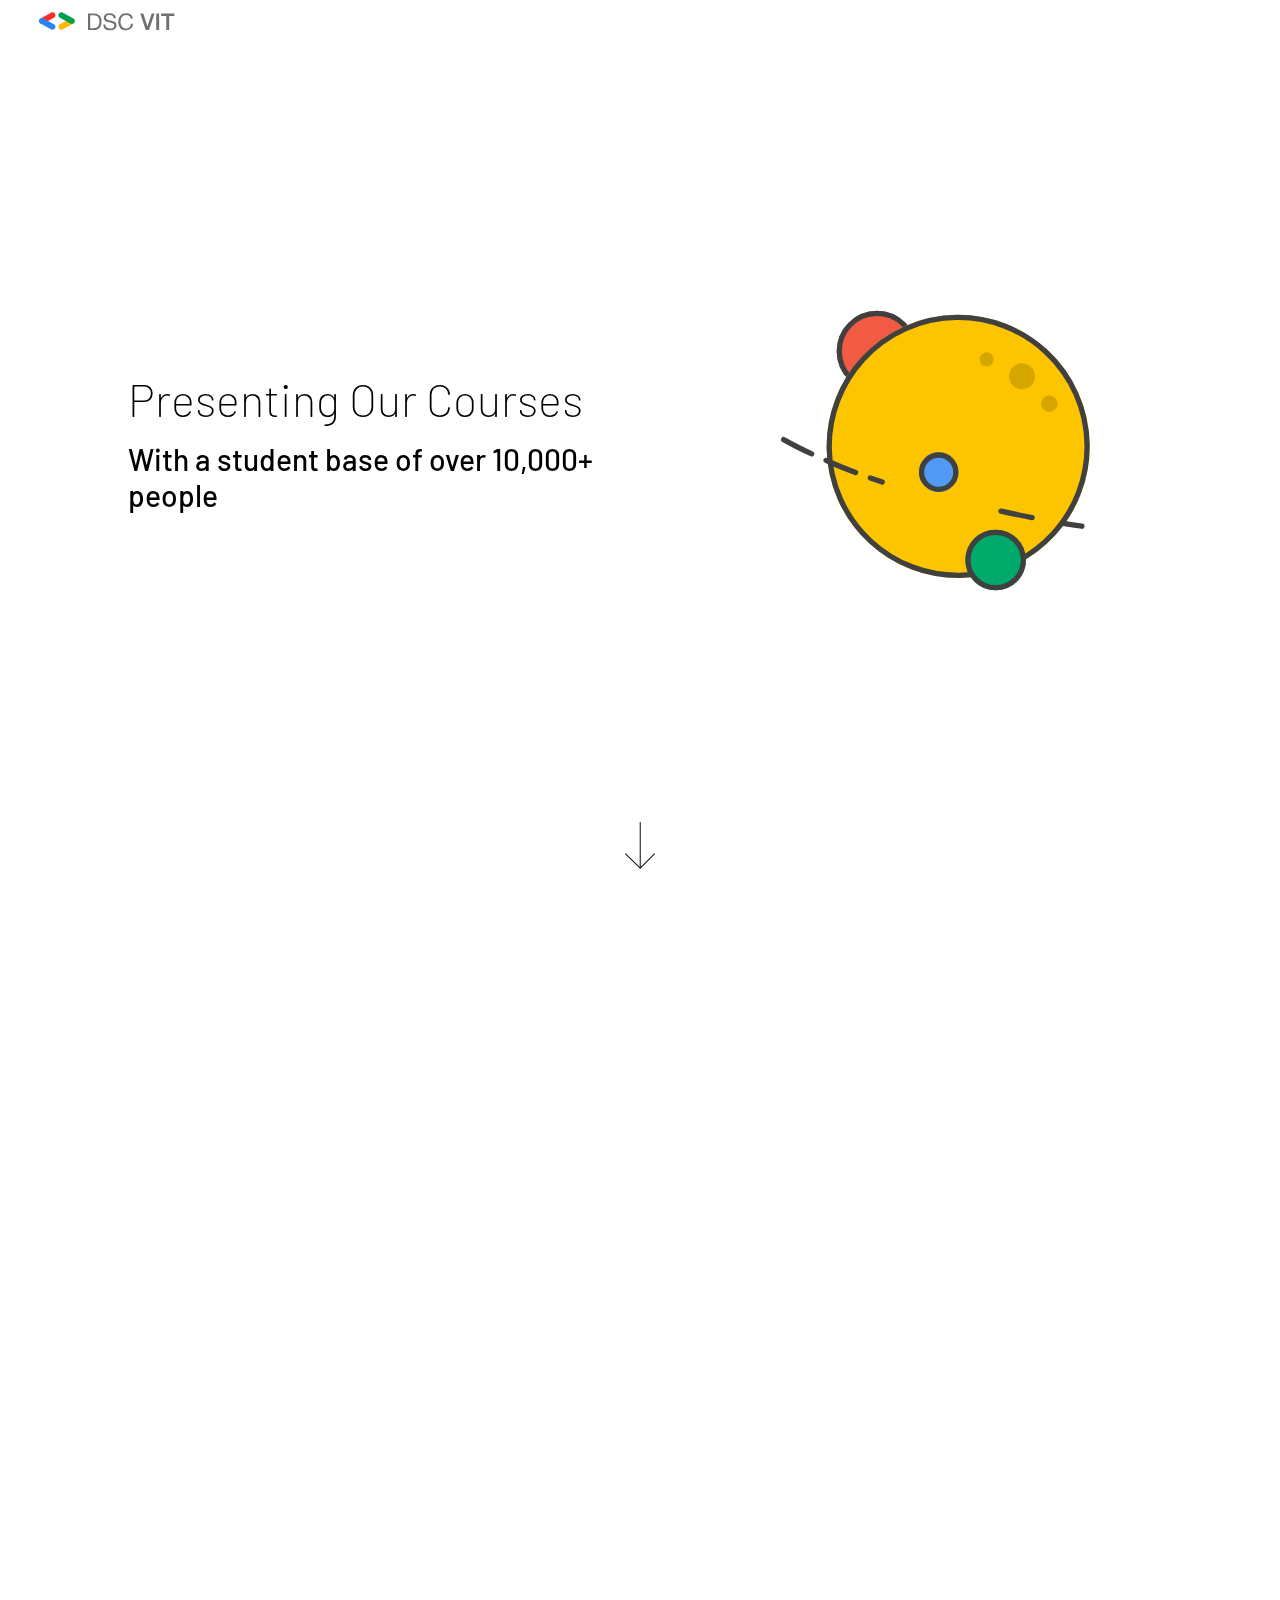
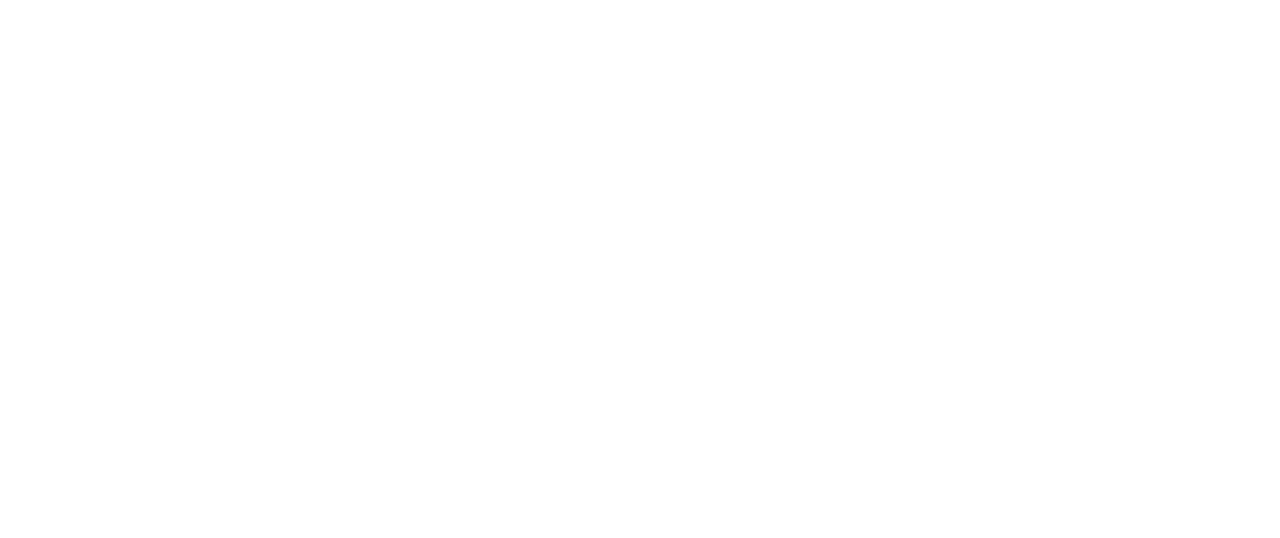
<file: GDSC_WEB/courses.html>
<!DOCTYPE html>
<html>

<head>

    <!-- Title of the webpage -->
    <title>Google Developer Student Club GDSC</title>

    <!-- Favicon linking -->
    <link rel="apple-touch-icon" sizes="180x180" href="icons/favicons/apple-touch-icon.png">
    <link rel="icon" type="image/png" sizes="32x32" href="icons/favicons/favicon-32x32.png">
    <link rel="icon" type="image/png" sizes="16x16" href="icons/favicons/favicon-16x16.png">
    <link rel="manifest" href="icons/favicons/site.webmanifest">

    <!--Links to css CDN's-->
    <link href="https://unpkg.com/aos@2.3.1/dist/aos.css" rel="stylesheet">
    <link href="https://fonts.googleapis.com/css?family=Barlow:100,200,500" rel="stylesheet">

    <!-- Links to css files -->
    <link rel="stylesheet" href="css/index.css">
    <link rel="stylesheet" href="css/team.css">
    <link rel="stylesheet" href="css/svg.css">
    <!--Meta tags for SEO and Responsiveness-->
    <meta name="viewport" content="width=device-width, initial-scale=1">
    <meta name="Description"
        content="GDSC GECT (Developer Student Club GEC Thrissur) is a Google program for university students, with an aim to help students build their development skills.">

    <style>
         .course-main{
            margin: auto auto;
            text-align: center;
        }
        .course-div{
            display: inline-block;
            margin: auto auto;
            text-align: center;

        }
        .course-img{
            width: 40vw;
            min-width: 300px;
            max-width: 400px;
        }
        .vdark{
            display: none;
        }
        .dark .vdark{
            display: block;
        }
        .dark .vlight{
            display: none;
        }
    /* Portrait tablets and small desktops */
    @media (max-width: 800px){
        .course-div{
            width: 80vw;
            margin-left: 10vw;
            margin-right: 10vw;
            /* margin: auto auto; */
            text-align: center;
            margin-bottom: 20px;
        }
        .course-img{
            /*display: inline-block;*/
            width: 80vw;
            min-width: 300px;
            /* max-width: 400px; */
        }
        .dark .vdark{
            display: inline-block;
        }
        .vdark{
            display: none;
        }
        .course-main{
            margin-left: auto;
            margin-right: auto;
        }
        .main-image{
            margin-top: 70px;
        }
    }

    </style>
</head>

<body>

    <div class="navbar">

        <a href="./">
            <div class="navbar-dsc-logo">
                <svg xmlns="http://www.w3.org/2000/svg" xmlns:xlink="http://www.w3.org/1999/xlink"
                    viewBox="0 0 2428 693">
                    <defs>
                        <clipPath id="clip-custom_3">
                            <rect width="2428" height="693" />
                        </clipPath>
                    </defs>
                    <g id="custom_3" data-name="custom – 3" clip-path="url(#clip-custom_3)">
                        <g id="Group_1" data-name="Group 1" transform="translate(0.088 173.543)">
                            <path id="Path_1" data-name="Path 1"
                                d="M50.956.005,257.588,2.834c28.53.391,51.975,23.47,52.365,51.549S287.533,104.907,259,104.517L52.37,101.688C23.84,101.3.4,78.218,0,50.139S22.426-.386,50.956.005Z"
                                transform="translate(320.693 90.519) rotate(150)" fill="#fe2c25" opacity="0.998" />
                            <path id="Path_2" data-name="Path 2"
                                d="M52.37,2.834,259,.005c28.53-.391,51.342,22.055,50.951,50.134s-23.835,51.158-52.365,51.549L50.956,104.517C22.426,104.907-.386,82.461,0,54.382S23.84,3.224,52.37,2.834Z"
                                transform="translate(268.432 346.364) rotate(-150)" fill="#2785fc" opacity="0.998" />
                            <path id="Path_4" data-name="Path 4"
                                d="M52.37,101.688,259,104.517c28.53.391,51.342-22.055,50.951-50.134S286.118,3.224,257.588,2.834L50.956.005C22.426-.386-.386,22.06,0,50.139S23.84,101.3,52.37,101.688Z"
                                transform="translate(336.222 255.846) rotate(-30)" fill="#ffba00" opacity="0.998" />
                            <path id="Path_3" data-name="Path 3"
                                d="M50.956,104.517l206.632-2.829c28.53-.391,51.975-23.47,52.365-51.549S287.533-.386,259,.005L52.37,2.834C23.84,3.224.4,26.3,0,54.382S22.426,104.907,50.956,104.517Z"
                                transform="translate(388.483 0) rotate(30)" fill="#00a050" opacity="0.998" />
                        </g>
                        <path id="Path_6" data-name="Path 6"
                            d="M42.2,220.815V-.691h63.973q26.389,0,44.381,7.4A72.008,72.008,0,0,1,179.937,28.3q11.4,14.194,16.393,34.385t5,45.78q0,26.389-5.4,44.981t-13.794,30.987a72.169,72.169,0,0,1-18.992,19.592,93.2,93.2,0,0,1-21.391,11,89.709,89.709,0,0,1-20.391,4.8,159.313,159.313,0,0,1-15.993,1ZM4.212-32.677V252.8H102.17q35.585,0,61.574-10t42.782-28.988q16.793-18.992,24.789-46.78t8-63.773q0-68.771-35.585-102.356T102.17-32.677Zm446.61,83.564h35.985q-.8-23.59-9-40.583a79.074,79.074,0,0,0-22.39-28.188,92.357,92.357,0,0,0-32.986-16.393,152.541,152.541,0,0,0-40.783-5.2,146.442,146.442,0,0,0-38.184,5,104.987,104.987,0,0,0-33.186,15.194,76.9,76.9,0,0,0-23.39,25.989Q278.1,22.5,278.1,44.09q0,19.592,7.8,32.586a63.208,63.208,0,0,0,20.791,21.191,120.832,120.832,0,0,0,29.387,13.194q16.393,5,33.386,8.8t33.386,7.4a152.211,152.211,0,0,1,29.388,9.4q12.994,5.8,20.791,14.994t7.8,23.99q0,15.593-6.4,25.589a46.557,46.557,0,0,1-16.793,15.793,75.978,75.978,0,0,1-23.39,8.2,141.8,141.8,0,0,1-25.789,2.4,122.029,122.029,0,0,1-31.187-4,77.6,77.6,0,0,1-26.589-12.395,63.621,63.621,0,0,1-18.392-21.391q-7-12.994-7-30.987H269.3q0,25.989,9.4,44.981a86.245,86.245,0,0,0,25.589,31.187A112.072,112.072,0,0,0,341.868,253.2a167.386,167.386,0,0,0,45.381,6,173.555,173.555,0,0,0,39.383-4.6,113.97,113.97,0,0,0,35.785-14.794,83.911,83.911,0,0,0,26.189-26.389q10.2-16.193,10.2-38.983,0-21.191-7.8-35.185a69.459,69.459,0,0,0-20.791-23.19,110.123,110.123,0,0,0-29.388-14.594q-16.393-5.4-33.386-9.4t-33.386-7.4a174.823,174.823,0,0,1-29.387-8.6q-12.995-5.2-20.791-13.394t-7.8-21.391q0-13.994,5.4-23.39A41.98,41.98,0,0,1,335.871,2.908a62.637,62.637,0,0,1,20.591-8,116.126,116.126,0,0,1,23.59-2.4q29.587,0,48.579,13.794T450.822,50.887Zm294.675,2.4H783.48q-3.2-22.79-13.594-40.183A98.867,98.867,0,0,0,743.9-15.884a113.92,113.92,0,0,0-35.585-17.593,146.743,146.743,0,0,0-42.382-6q-32.786,0-58.175,11.795A120.227,120.227,0,0,0,565.373,4.507a141.151,141.151,0,0,0-25.789,47.78,190.461,190.461,0,0,0-8.8,58.575,201.3,201.3,0,0,0,8.2,58.375q8.2,27.188,24.59,47.18A113.868,113.868,0,0,0,604.756,247.8q24.789,11.4,57.975,11.4,54.777,0,86.363-29.987t37.184-83.964H748.3a108.929,108.929,0,0,1-7.2,32.786,79.129,79.129,0,0,1-16.593,26.189,75.573,75.573,0,0,1-25.189,17.193q-14.594,6.2-33.386,6.2-25.589,0-43.981-9.6a85.894,85.894,0,0,1-30.187-25.789q-11.8-16.193-17.393-37.984a184.987,184.987,0,0,1-5.6-46.18,165.375,165.375,0,0,1,5.6-43.182A111.3,111.3,0,0,1,591.762,27.9,86.407,86.407,0,0,1,621.749,2.108q18.192-9.6,43.781-9.6,29.987,0,51.778,15.194T745.5,53.286ZM911.426-32.677H963.4l71.57,225.9h.8l73.169-225.9h50.778L1062.162,252.8h-55.576Zm276.682,0h49.979V252.8h-49.979Zm83.964,0h231.1V10.5h-90.761V252.8h-49.979V10.5h-90.361Z"
                            transform="translate(863.089 249.909)" fill="#707070" />
                    </g>
                </svg>
            </div>
        </a>

    </div>

    <div class="main" id="home-scroll">

        <div class="main-text-holder">

            <h1 data-aos="fade-up" class="barlow-extralight">

                Presenting Our Courses

            </h1>

            <h2 data-aos="fade-up" class="barlow-medium">
                With a student base of over 10,000+ people
            </h2>

        </div>

        <div class="main-down-arrow" id="down-arrow">
            <svg xmlns="http://www.w3.org/2000/svg" viewBox="0 0 28.55 44.393">
                <g id="Group_2" data-name="Group 2" transform="translate(-966 -967.48)">
                    <path id="Path_1" data-name="Path 1" d="M982,967.98V1011.1" transform="translate(-1.5)" fill="none"
                        stroke="#141414" stroke-linecap="round" stroke-width="1" />
                    <path id="Path_2" data-name="Path 2" d="M966.813,997.8l13.973,13.577L994.363,997.8"
                        transform="translate(-0.313)" fill="none" stroke="#141414" stroke-linecap="round"
                        stroke-linejoin="round" stroke-width="1" />
                </g>
            </svg>
        </div>

        <img src="images/landing.svg" class="main-image" alt="Home Page">

    </div>

    <div class="container-main holded-container container-main-last" id="our-work-scroll">

        <h1 class="barlow-medium text-center" style="padding-bottom: 90px;" data-aos="fade-up">

            Udemy Courses

        </h1>

        <div class="course-main">
                    <a style="text-decoration: none" href=" http://bit.ly/GolangByDSC" target="_blank">
            <div class="course-div col-lg-6 col-md-6" data-aos="fade-up">
                <img class="course-img vlight" src="./images/courses/angadCourse.png" alt="Golang By GDSC VIT">
                <img class="course-img vdark" src="./images/courses/angadCoursed.jpeg" alt="Golang By GDSC VIT">
                <div>
                    <h3 class="text-center barlow-thin">Golang By GDSC VIT</h3>
                    <a style="text-decoration: none" href=" http://bit.ly/GolangByDSC" target="_blank"><p class="text-center barlow-medium">View on Udemy</p></a>
                    
                </div>
            </div>
										</a>

                    <a style="text-decoration: none" href="http://bit.ly/MLbyDSCVIT" target="_blank">
            <div class="course-div col-lg-6 col-md-6" data-aos="fade-up">
                <img class="course-img vlight" src="images/courses/ubaidCourse.png" alt="Machine Learning: Making computers think!">
                <img class="course-img vdark" src="images/courses/ubaidCoursed.jpeg" alt="Machine Learning: Making computers think!">

                <div>
                    <h3 class="text-center barlow-thin">Machine Learning by GDSC VIT</h3>
                    <a style="text-decoration: none" href="http://bit.ly/MLbyDSCVIT" target="_blank"><p class="text-center barlow-medium">View on Udemy</p></a>
                </div>
            </div>
										</a>
        </div>

    </div>

    <div class="footer container-main  container-main-last">

        <div class="dark-light-toggle barlow-medium text-center" id="dark-light-toggle" data-aos="fade-up">
            <p>I want dark mode</p>
        </div>

    </div>

    <!--Links to JS files and JS CDN's-->
    <script src="https://unpkg.com/aos@2.3.1/dist/aos.js"></script>
    <script src="./js/jq.js"></script>
    <script src="./js/team.js"></script>
    <script>
        AOS.init();
    </script>

</body>

</html>
</file>
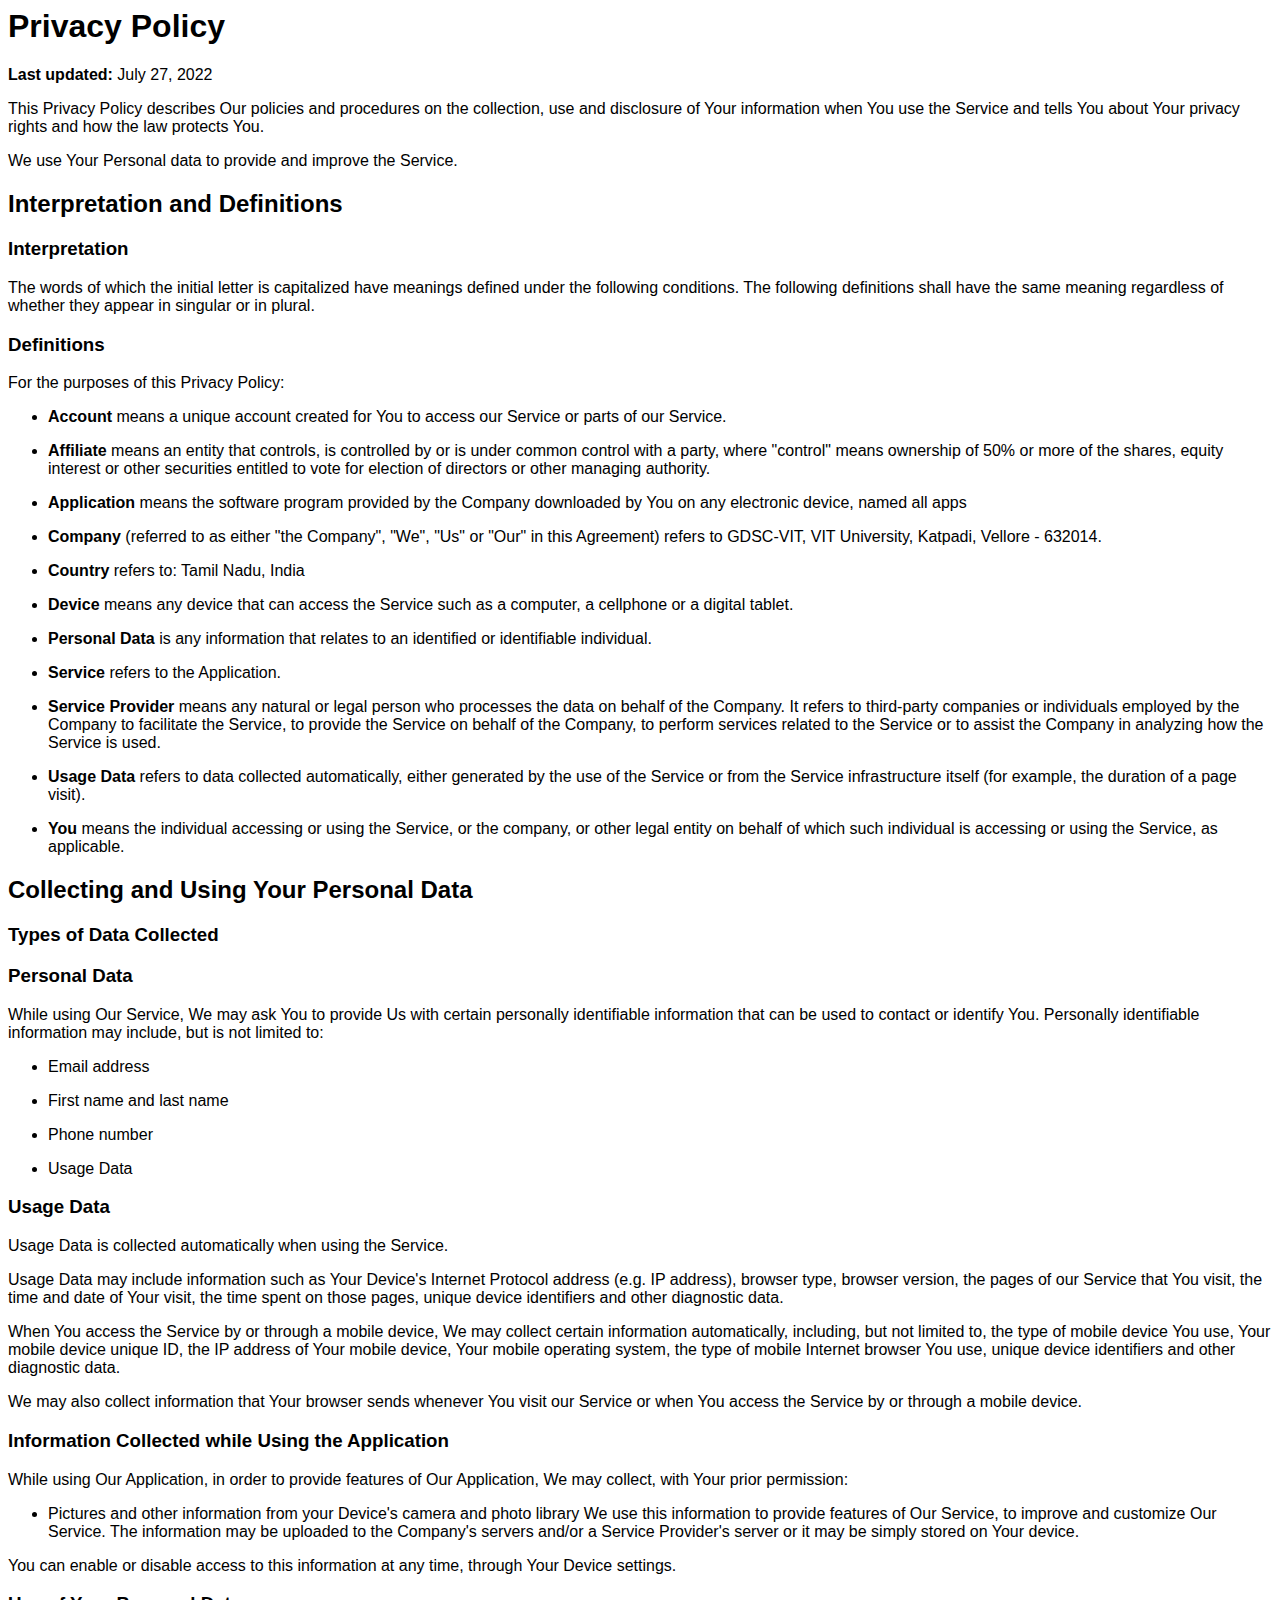
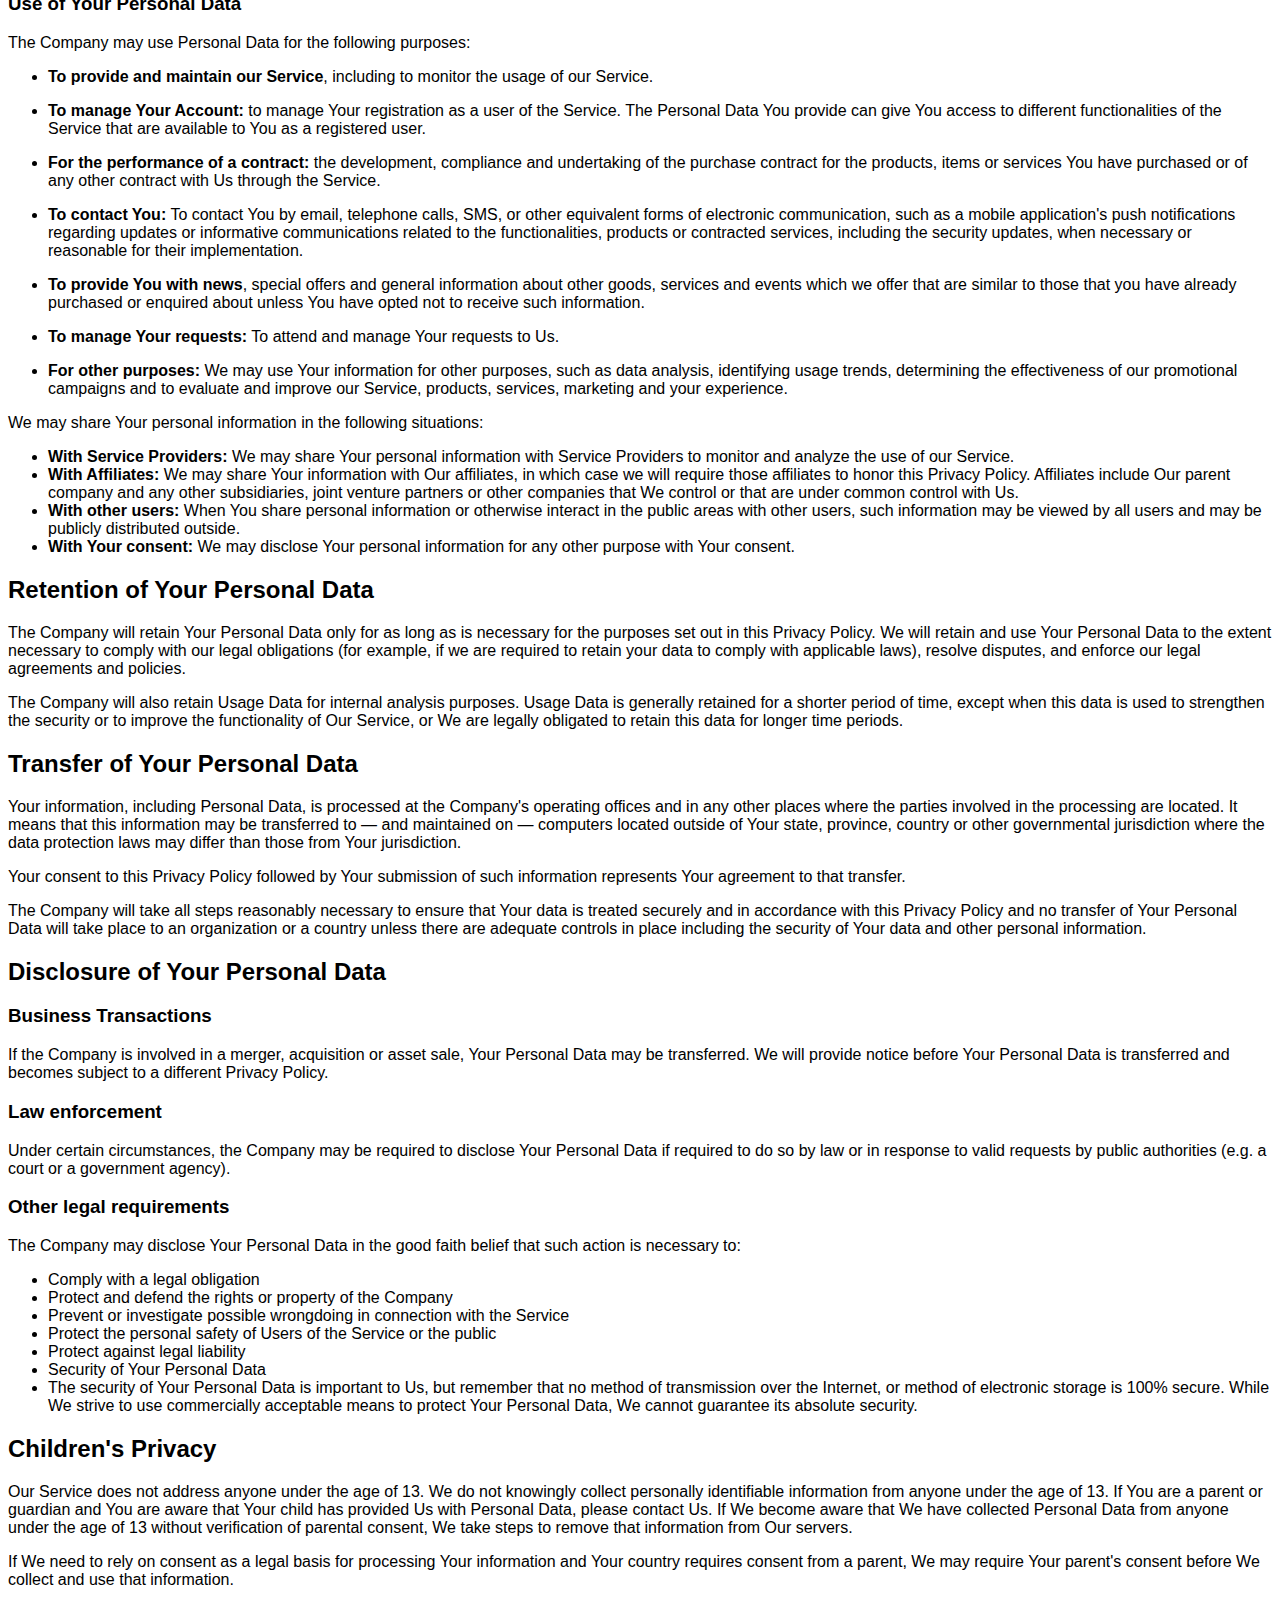
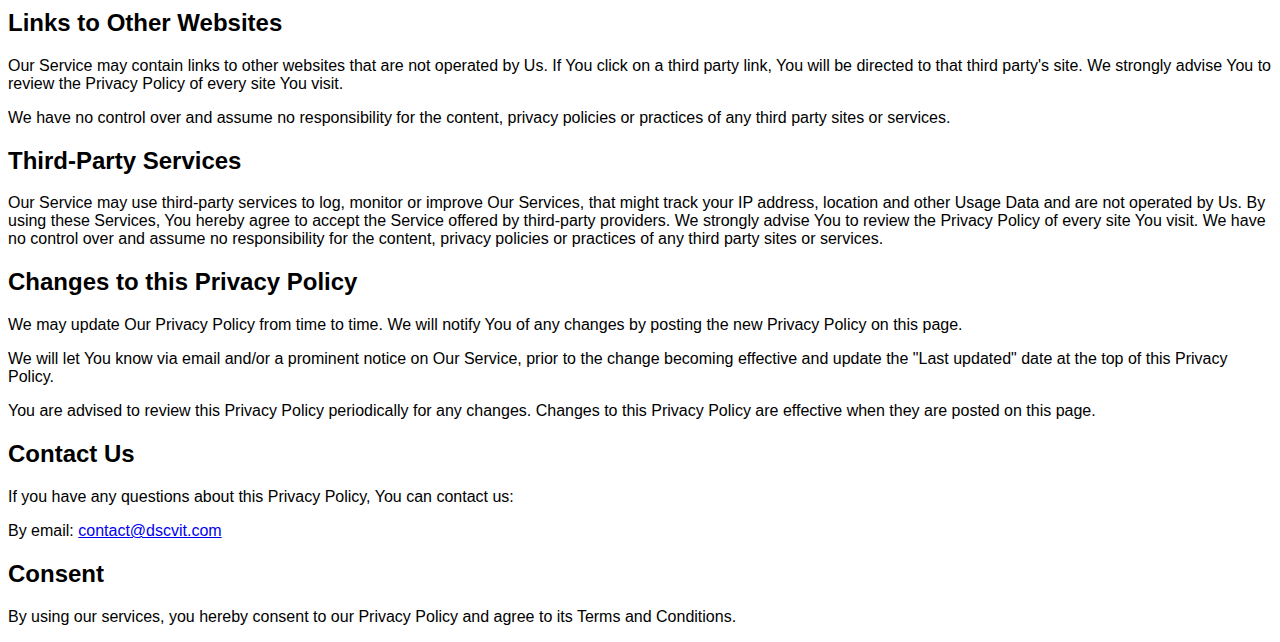
<file: GDSC_WEB/privacy-policy.html>
<html><head><style>body {
   color: black;
font-family: "Arial";
}
</style></head><body><h1 id="privacy-policy">Privacy Policy</h1>
<p><strong>Last updated:</strong> July 27, 2022</p>
<p>This Privacy Policy describes Our policies and procedures on the collection, use and disclosure of Your information when You use the Service and tells You about Your privacy rights and how the law protects You.</p>
<p>We use Your Personal data to provide and improve the Service.</p>
<h2 id="interpretation-and-definitions">Interpretation and Definitions</h2>
<h3 id="interpretation">Interpretation</h3>
<p>The words of which the initial letter is capitalized have meanings defined under the following conditions. The following definitions shall have the same meaning regardless of whether they appear in singular or in plural.</p>
<h3 id="definitions">Definitions</h3>
<p>For the purposes of this Privacy Policy:</p>
<ul>
<li><p><strong>Account</strong> means a unique account created for You to access our Service or parts of our Service.</p>
</li>
<li><p><strong>Affiliate</strong> means an entity that controls, is controlled by or is under common control with a party, where &quot;control&quot; means ownership of 50% or more of the shares, equity interest or other securities entitled to vote for election of directors or other managing authority.</p>
</li>
<li><p><strong>Application</strong> means the software program provided by the Company downloaded by You on any electronic device, named all apps</p>
</li>
<li><p><strong>Company</strong> (referred to as either &quot;the Company&quot;, &quot;We&quot;, &quot;Us&quot; or &quot;Our&quot; in this Agreement) refers to GDSC-VIT, VIT University, Katpadi, Vellore - 632014.</p>
</li>
<li><p><strong>Country</strong> refers to: Tamil Nadu, India</p>
</li>
<li><p><strong>Device</strong> means any device that can access the Service such as a computer, a cellphone or a digital tablet.</p>
</li>
<li><p><strong>Personal Data</strong> is any information that relates to an identified or identifiable individual.</p>
</li>
<li><p><strong>Service</strong> refers to the Application.</p>
</li>
<li><p><strong>Service Provider</strong> means any natural or legal person who processes the data on behalf of the Company. It refers to third-party companies or individuals employed by the Company to facilitate the Service, to provide the Service on behalf of the Company, to perform services related to the Service or to assist the Company in analyzing how the Service is used.</p>
</li>
<li><p><strong>Usage Data</strong> refers to data collected automatically, either generated by the use of the Service or from the Service infrastructure itself (for example, the duration of a page visit).</p>
</li>
<li><p><strong>You</strong> means the individual accessing or using the Service, or the company, or other legal entity on behalf of which such individual is accessing or using the Service, as applicable.</p>
</li>
</ul>
<h2 id="collecting-and-using-your-personal-data">Collecting and Using Your Personal Data</h2>
<h3 id="types-of-data-collected">Types of Data Collected</h3>
<h3 id="personal-data">Personal Data</h3>
<p>While using Our Service, We may ask You to provide Us with certain personally identifiable information that can be used to contact or identify You. Personally identifiable information may include, but is not limited to:</p>
<ul>
<li><p>Email address</p>
</li>
<li><p>First name and last name</p>
</li>
<li><p>Phone number</p>
</li>
<li><p>Usage Data</p>
</li>
</ul>
<h3 id="usage-data">Usage Data</h3>
<p>Usage Data is collected automatically when using the Service.</p>
<p>Usage Data may include information such as Your Device&#39;s Internet Protocol address (e.g. IP address), browser type, browser version, the pages of our Service that You visit, the time and date of Your visit, the time spent on those pages, unique device identifiers and other diagnostic data.</p>
<p>When You access the Service by or through a mobile device, We may collect certain information automatically, including, but not limited to, the type of mobile device You use, Your mobile device unique ID, the IP address of Your mobile device, Your mobile operating system, the type of mobile Internet browser You use, unique device identifiers and other diagnostic data.</p>
<p>We may also collect information that Your browser sends whenever You visit our Service or when You access the Service by or through a mobile device.</p>
<h3 id="information-collected-while-using-the-application">Information Collected while Using the Application</h3>
<p>While using Our Application, in order to provide features of Our Application, We may collect, with Your prior permission:</p>
<ul>
<li>Pictures and other information from your Device&#39;s camera and photo library
We use this information to provide features of Our Service, to improve and customize Our Service. The information may be uploaded to the Company&#39;s servers and/or a Service Provider&#39;s server or it may be simply stored on Your device.</li>
</ul>
<p>You can enable or disable access to this information at any time, through Your Device settings.</p>
<h3 id="use-of-your-personal-data">Use of Your Personal Data</h3>
<p>The Company may use Personal Data for the following purposes:</p>
<ul>
<li><p><strong>To provide and maintain our Service</strong>, including to monitor the usage of our Service.</p>
</li>
<li><p><strong>To manage Your Account:</strong> to manage Your registration as a user of the Service. The Personal Data You provide can give You access to different functionalities of the Service that are available to You as a registered user.</p>
</li>
<li><p><strong>For the performance of a contract:</strong> the development, compliance and undertaking of the purchase contract for the products, items or services You have purchased or of any other contract with Us through the Service.</p>
</li>
<li><p><strong>To contact You:</strong> To contact You by email, telephone calls, SMS, or other equivalent forms of electronic communication, such as a mobile application&#39;s push notifications regarding updates or informative communications related to the functionalities, products or contracted services, including the security updates, when necessary or reasonable for their implementation.</p>
</li>
<li><p><strong>To provide You with news</strong>, special offers and general information about other goods, services and events which we offer that are similar to those that you have already purchased or enquired about unless You have opted not to receive such information.</p>
</li>
<li><p><strong>To manage Your requests:</strong> To attend and manage Your requests to Us.</p>
</li>
<li><p><strong>For other purposes:</strong> We may use Your information for other purposes, such as data analysis, identifying usage trends, determining the effectiveness of our promotional campaigns and to evaluate and improve our Service, products, services, marketing and your experience.</p>
</li>
</ul>
<p>We may share Your personal information in the following situations:</p>
<ul>
<li><strong>With Service Providers:</strong> We may share Your personal information with Service Providers to monitor and analyze the use of our Service.</li>
<li><strong>With Affiliates:</strong> We may share Your information with Our affiliates, in which case we will require those affiliates to honor this Privacy Policy. Affiliates include Our parent company and any other subsidiaries, joint venture partners or other companies that We control or that are under common control with Us.</li>
<li><strong>With other users:</strong> When You share personal information or otherwise interact in the public areas with other users, such information may be viewed by all users and may be publicly distributed outside.</li>
<li><strong>With Your consent:</strong> We may disclose Your personal information for any other purpose with Your consent.</li>
</ul>
<h2 id="retention-of-your-personal-data">Retention of Your Personal Data</h2>
<p>The Company will retain Your Personal Data only for as long as is necessary for the purposes set out in this Privacy Policy. We will retain and use Your Personal Data to the extent necessary to comply with our legal obligations (for example, if we are required to retain your data to comply with applicable laws), resolve disputes, and enforce our legal agreements and policies.</p>
<p>The Company will also retain Usage Data for internal analysis purposes. Usage Data is generally retained for a shorter period of time, except when this data is used to strengthen the security or to improve the functionality of Our Service, or We are legally obligated to retain this data for longer time periods.</p>
<h2 id="transfer-of-your-personal-data">Transfer of Your Personal Data</h2>
<p>Your information, including Personal Data, is processed at the Company&#39;s operating offices and in any other places where the parties involved in the processing are located. It means that this information may be transferred to — and maintained on — computers located outside of Your state, province, country or other governmental jurisdiction where the data protection laws may differ than those from Your jurisdiction.</p>
<p>Your consent to this Privacy Policy followed by Your submission of such information represents Your agreement to that transfer.</p>
<p>The Company will take all steps reasonably necessary to ensure that Your data is treated securely and in accordance with this Privacy Policy and no transfer of Your Personal Data will take place to an organization or a country unless there are adequate controls in place including the security of Your data and other personal information.</p>
<h2 id="disclosure-of-your-personal-data">Disclosure of Your Personal Data</h2>
<h3 id="business-transactions">Business Transactions</h3>
<p>If the Company is involved in a merger, acquisition or asset sale, Your Personal Data may be transferred. We will provide notice before Your Personal Data is transferred and becomes subject to a different Privacy Policy.</p>
<h3 id="law-enforcement">Law enforcement</h3>
<p>Under certain circumstances, the Company may be required to disclose Your Personal Data if required to do so by law or in response to valid requests by public authorities (e.g. a court or a government agency).</p>
<h3 id="other-legal-requirements">Other legal requirements</h3>
<p>The Company may disclose Your Personal Data in the good faith belief that such action is necessary to:</p>
<ul>
<li>Comply with a legal obligation</li>
<li>Protect and defend the rights or property of the Company</li>
<li>Prevent or investigate possible wrongdoing in connection with the Service</li>
<li>Protect the personal safety of Users of the Service or the public</li>
<li>Protect against legal liability</li>
<li>Security of Your Personal Data</li>
<li>The security of Your Personal Data is important to Us, but remember that no method of transmission over the Internet, or method of electronic storage is 100% secure. While We strive to use commercially acceptable means to protect Your Personal Data, We cannot guarantee its absolute security.</li>
</ul>
<h2 id="children-s-privacy">Children&#39;s Privacy</h2>
<p>Our Service does not address anyone under the age of 13. We do not knowingly collect personally identifiable information from anyone under the age of 13. If You are a parent or guardian and You are aware that Your child has provided Us with Personal Data, please contact Us. If We become aware that We have collected Personal Data from anyone under the age of 13 without verification of parental consent, We take steps to remove that information from Our servers.</p>
<p>If We need to rely on consent as a legal basis for processing Your information and Your country requires consent from a parent, We may require Your parent&#39;s consent before We collect and use that information.</p>
<h2 id="links-to-other-websites">Links to Other Websites</h2>
<p>Our Service may contain links to other websites that are not operated by Us. If You click on a third party link, You will be directed to that third party&#39;s site. We strongly advise You to review the Privacy Policy of every site You visit.</p>
<p>We have no control over and assume no responsibility for the content, privacy policies or practices of any third party sites or services.</p>
<h2 id="third-party-services">Third-Party Services</h2>
<p>Our Service may use third-party services to log, monitor or improve Our Services, that might track your IP address, location and other Usage Data and are not operated by Us. By using these Services, You hereby agree to accept the Service offered by third-party providers. We strongly advise You to review the Privacy Policy of every site You visit.
We have no control over and assume no responsibility for the content, privacy policies or practices of any third party sites or services.</p>
<h2 id="changes-to-this-privacy-policy">Changes to this Privacy Policy</h2>
<p>We may update Our Privacy Policy from time to time. We will notify You of any changes by posting the new Privacy Policy on this page.</p>
<p>We will let You know via email and/or a prominent notice on Our Service, prior to the change becoming effective and update the &quot;Last updated&quot; date at the top of this Privacy Policy.</p>
<p>You are advised to review this Privacy Policy periodically for any changes. Changes to this Privacy Policy are effective when they are posted on this page.</p>
<h2 id="contact-us">Contact Us</h2>
<p>If you have any questions about this Privacy Policy, You can contact us:</p>
<p>By email: <a href="mailto:contact@dscvit.com">contact@dscvit.com</a></p>
<h2 id="consent">Consent</h2>
<p>By using our services, you hereby consent to our Privacy Policy and agree to its Terms and Conditions.</p>
</body></html>
</file>
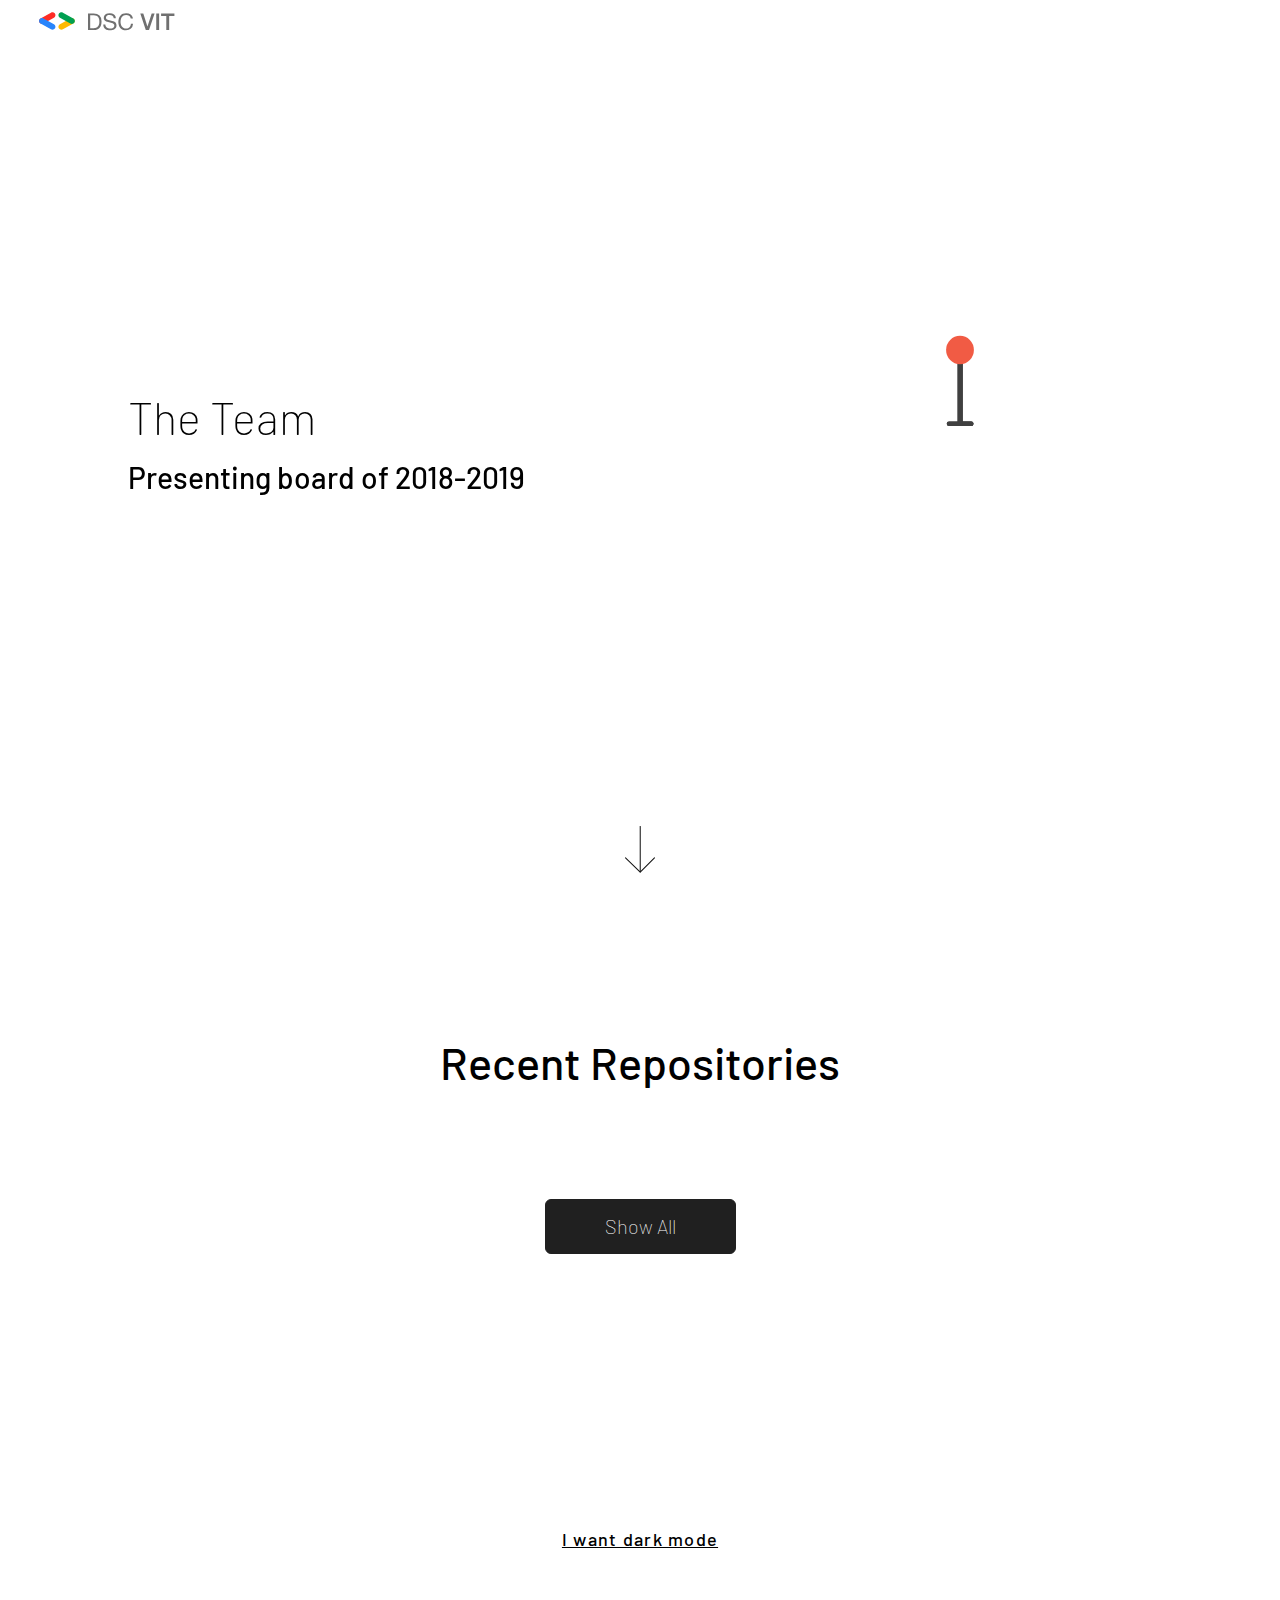
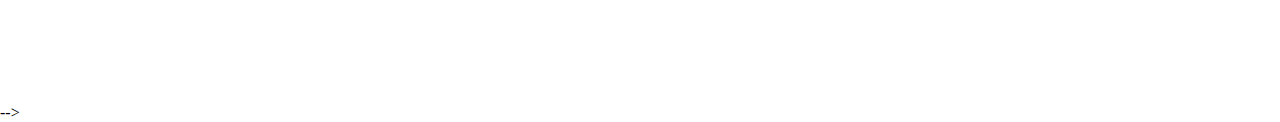
<file: GDSC_WEB/projects.html>
<!-- <!DOCTYPE html>
<html>

    <head>

        Title of the webpage
        <title>Google Developer Student Club GECT</title>

        <!-- Favicon linking -->
        <link rel="apple-touch-icon" sizes="180x180" href="icons/favicons/apple-touch-icon.png">
        <link rel="icon" type="image/png" sizes="32x32" href="icons/favicons/favicon-32x32.png">
        <link rel="icon" type="image/png" sizes="16x16" href="icons/favicons/favicon-16x16.png">
        <link rel="manifest" href="icons/favicons/site.webmanifest">

        <!--Links to css CDN's-->
        <link href="https://unpkg.com/aos@2.3.1/dist/aos.css" rel="stylesheet">
        <link href="https://fonts.googleapis.com/css?family=Barlow:100,200,500" rel="stylesheet">
        
        <!-- Links to css files -->
        <link rel="stylesheet" href="css/index.css">
        <link rel="stylesheet" href="css/team.css">
        <link rel="stylesheet" href="css/svg.css">

        <!--Meta tags for SEO and Responsiveness-->
        <meta name="viewport" content="width=device-width, initial-scale=1">
        <meta name="Description" content="GDSC VIT (Google Developer Student Club VIT Vellore) is a Google program for university students, with an aim to help students build their development skills.">
    
    </head>

    <body>

        <div class="navbar">

            <a href="./">
                <div class="navbar-dsc-logo">
                    <svg xmlns="http://www.w3.org/2000/svg" xmlns:xlink="http://www.w3.org/1999/xlink" viewBox="0 0 2428 693">
                    <defs>
                        <clipPath id="clip-custom_3">
                        <rect width="2428" height="693"/>
                        </clipPath>
                    </defs>
                    <g id="custom_3" data-name="custom – 3" clip-path="url(#clip-custom_3)">
                        <g id="Group_1" data-name="Group 1" transform="translate(0.088 173.543)">
                        <path id="Path_1" data-name="Path 1" d="M50.956.005,257.588,2.834c28.53.391,51.975,23.47,52.365,51.549S287.533,104.907,259,104.517L52.37,101.688C23.84,101.3.4,78.218,0,50.139S22.426-.386,50.956.005Z" transform="translate(320.693 90.519) rotate(150)" fill="#fe2c25" opacity="0.998"/>
                        <path id="Path_2" data-name="Path 2" d="M52.37,2.834,259,.005c28.53-.391,51.342,22.055,50.951,50.134s-23.835,51.158-52.365,51.549L50.956,104.517C22.426,104.907-.386,82.461,0,54.382S23.84,3.224,52.37,2.834Z" transform="translate(268.432 346.364) rotate(-150)" fill="#2785fc" opacity="0.998"/>
                        <path id="Path_4" data-name="Path 4" d="M52.37,101.688,259,104.517c28.53.391,51.342-22.055,50.951-50.134S286.118,3.224,257.588,2.834L50.956.005C22.426-.386-.386,22.06,0,50.139S23.84,101.3,52.37,101.688Z" transform="translate(336.222 255.846) rotate(-30)" fill="#ffba00" opacity="0.998"/>
                        <path id="Path_3" data-name="Path 3" d="M50.956,104.517l206.632-2.829c28.53-.391,51.975-23.47,52.365-51.549S287.533-.386,259,.005L52.37,2.834C23.84,3.224.4,26.3,0,54.382S22.426,104.907,50.956,104.517Z" transform="translate(388.483 0) rotate(30)" fill="#00a050" opacity="0.998"/>
                        </g>
                        <path id="Path_6" data-name="Path 6" d="M42.2,220.815V-.691h63.973q26.389,0,44.381,7.4A72.008,72.008,0,0,1,179.937,28.3q11.4,14.194,16.393,34.385t5,45.78q0,26.389-5.4,44.981t-13.794,30.987a72.169,72.169,0,0,1-18.992,19.592,93.2,93.2,0,0,1-21.391,11,89.709,89.709,0,0,1-20.391,4.8,159.313,159.313,0,0,1-15.993,1ZM4.212-32.677V252.8H102.17q35.585,0,61.574-10t42.782-28.988q16.793-18.992,24.789-46.78t8-63.773q0-68.771-35.585-102.356T102.17-32.677Zm446.61,83.564h35.985q-.8-23.59-9-40.583a79.074,79.074,0,0,0-22.39-28.188,92.357,92.357,0,0,0-32.986-16.393,152.541,152.541,0,0,0-40.783-5.2,146.442,146.442,0,0,0-38.184,5,104.987,104.987,0,0,0-33.186,15.194,76.9,76.9,0,0,0-23.39,25.989Q278.1,22.5,278.1,44.09q0,19.592,7.8,32.586a63.208,63.208,0,0,0,20.791,21.191,120.832,120.832,0,0,0,29.387,13.194q16.393,5,33.386,8.8t33.386,7.4a152.211,152.211,0,0,1,29.388,9.4q12.994,5.8,20.791,14.994t7.8,23.99q0,15.593-6.4,25.589a46.557,46.557,0,0,1-16.793,15.793,75.978,75.978,0,0,1-23.39,8.2,141.8,141.8,0,0,1-25.789,2.4,122.029,122.029,0,0,1-31.187-4,77.6,77.6,0,0,1-26.589-12.395,63.621,63.621,0,0,1-18.392-21.391q-7-12.994-7-30.987H269.3q0,25.989,9.4,44.981a86.245,86.245,0,0,0,25.589,31.187A112.072,112.072,0,0,0,341.868,253.2a167.386,167.386,0,0,0,45.381,6,173.555,173.555,0,0,0,39.383-4.6,113.97,113.97,0,0,0,35.785-14.794,83.911,83.911,0,0,0,26.189-26.389q10.2-16.193,10.2-38.983,0-21.191-7.8-35.185a69.459,69.459,0,0,0-20.791-23.19,110.123,110.123,0,0,0-29.388-14.594q-16.393-5.4-33.386-9.4t-33.386-7.4a174.823,174.823,0,0,1-29.387-8.6q-12.995-5.2-20.791-13.394t-7.8-21.391q0-13.994,5.4-23.39A41.98,41.98,0,0,1,335.871,2.908a62.637,62.637,0,0,1,20.591-8,116.126,116.126,0,0,1,23.59-2.4q29.587,0,48.579,13.794T450.822,50.887Zm294.675,2.4H783.48q-3.2-22.79-13.594-40.183A98.867,98.867,0,0,0,743.9-15.884a113.92,113.92,0,0,0-35.585-17.593,146.743,146.743,0,0,0-42.382-6q-32.786,0-58.175,11.795A120.227,120.227,0,0,0,565.373,4.507a141.151,141.151,0,0,0-25.789,47.78,190.461,190.461,0,0,0-8.8,58.575,201.3,201.3,0,0,0,8.2,58.375q8.2,27.188,24.59,47.18A113.868,113.868,0,0,0,604.756,247.8q24.789,11.4,57.975,11.4,54.777,0,86.363-29.987t37.184-83.964H748.3a108.929,108.929,0,0,1-7.2,32.786,79.129,79.129,0,0,1-16.593,26.189,75.573,75.573,0,0,1-25.189,17.193q-14.594,6.2-33.386,6.2-25.589,0-43.981-9.6a85.894,85.894,0,0,1-30.187-25.789q-11.8-16.193-17.393-37.984a184.987,184.987,0,0,1-5.6-46.18,165.375,165.375,0,0,1,5.6-43.182A111.3,111.3,0,0,1,591.762,27.9,86.407,86.407,0,0,1,621.749,2.108q18.192-9.6,43.781-9.6,29.987,0,51.778,15.194T745.5,53.286ZM911.426-32.677H963.4l71.57,225.9h.8l73.169-225.9h50.778L1062.162,252.8h-55.576Zm276.682,0h49.979V252.8h-49.979Zm83.964,0h231.1V10.5h-90.761V252.8h-49.979V10.5h-90.361Z" transform="translate(863.089 249.909)" fill="#707070"/>
                    </g>
                    </svg>
                </div>
            </a>

        </div>

        <div class="main" id="home-scroll">

            <div class="main-text-holder">

                 <h1 data-aos="fade-up" class="barlow-extralight">

                    The Team
    
                </h1>

                <h2 data-aos="fade-up" class="barlow-medium">

                    Presenting board of 2018-2019

                </h2>

            </div>

            <div class="main-down-arrow" id="down-arrow">
                <svg xmlns="http://www.w3.org/2000/svg" viewBox="0 0 28.55 44.393">
                <g id="Group_2" data-name="Group 2" transform="translate(-966 -967.48)">
                    <path id="Path_1" data-name="Path 1" d="M982,967.98V1011.1" transform="translate(-1.5)" fill="none" stroke="#141414" stroke-linecap="round" stroke-width="1"/>
                    <path id="Path_2" data-name="Path 2" d="M966.813,997.8l13.973,13.577L994.363,997.8" transform="translate(-0.313)" fill="none" stroke="#141414" stroke-linecap="round" stroke-linejoin="round" stroke-width="1"/>
                </g>
                </svg>
            </div>

            <img src="images/team.svg" class="main-image" alt="GDSC VIT Team">

        </div>

        <!-- <div class="container-main holded-container container-main-last" id="our-work-scroll">

                <h1 class="barlow-medium text-center" style="padding-bottom: 90px;">

                    Major Projects

                </h1>

                <div class="icons" id="board">

                    <div class="circle-icon-holder">
                        
                        <img class="circle-icon" src="images/board19/samarth.jpg" alt="Samarth Nayyar">
                        <div class="circle-icon-caption">
                            <h3 class="text-center barlow-thin">Samarth Nayyar</h3>
                            <p class="text-center barlow-medium">Community Lead</p>
                        </div>

                    </div>

                    <div class="circle-icon-holder">

                        <img class="circle-icon" src="images/board19/ayush.jpg" alt="Ayush Priya">
                        <div class="circle-icon-caption">
                            <h3 class="text-center barlow-thin">Ayush Priya</h3>
                            <p class="text-center barlow-medium">Technical Lead</p>
                        </div>

                    </div>

                    <div class="circle-icon-holder">

                        <img class="circle-icon" src="images/board19/samyak.jpg" alt="Samyak Jain">
                        <div class="circle-icon-caption">
                            <h3 class="text-center barlow-thin">Samyak Jain</h3>
                            <p class="text-center barlow-medium">Technical Lead</p>
                        </div>

                    </div>

                    <div class="circle-icon-holder">

                        <img class="circle-icon" src="images/board19/aritro.jpg" alt="Aritro Paul">
                        <div class="circle-icon-caption">
                            <h3 class="text-center barlow-thin">Aritro Paul</h3>
                            <p class="text-center barlow-medium">Assoc. Design Lead</p>
                        </div>

                    </div>

                    <div class="circle-icon-holder">

                        <img class="circle-icon" src="images/board19/dhiraj.jpg" alt="Dhiraj Jain">
                        <div class="circle-icon-caption">
                            <h3 class="text-center barlow-thin">Dhiraj Jain</h3>
                            <p class="text-center barlow-medium">Technical Advisor</p>
                        </div>

                    </div>

                    <div class="circle-icon-holder">

                        <img class="circle-icon" src="images/board19/jayakrishna.jpg" alt="Jayakrishna Gupta">
                        <div class="circle-icon-caption">
                            <h3 class="text-center barlow-thin">Jayakrishna Gupta</h3>
                            <p class="text-center barlow-medium">Management Lead</p>
                        </div>

                    </div>

                    <div class="circle-icon-holder">

                        <img class="circle-icon" src="images/board19/abhishek.jpg" alt="Abhishek Kaushik">
                        <div class="circle-icon-caption">
                            <h3 class="text-center barlow-thin">Abhishek Kaushik</h3>
                            <p class="text-center barlow-medium">Android Lead</p>
                        </div>

                    </div>
                    
                    <div class="circle-icon-holder">

                        <img class="circle-icon" src="images/board19/raina.jpg" alt="Raina Garg">
                        <div class="circle-icon-caption">
                            <h3 class="text-center barlow-thin">Raina Garg</h3>
                            <p class="text-center barlow-medium">WTM Lead</p>
                        </div>

                    </div>

                    <div class="circle-icon-holder">

                        <img class="circle-icon" src="images/board19/apurva.jpg" alt="Apruva Nitanjay">
                        <div class="circle-icon-caption">
                            <h3 class="text-center barlow-thin">Apurva Nitanjay</h3>
                            <p class="text-center barlow-medium">Projects Lead</p>
                        </div>

                    </div>

                    <div class="circle-icon-holder">

                        <img class="circle-icon" src="images/board19/akshay.jpg" alt="Akshat Raghavan">
                        <div class="circle-icon-caption">
                            <h3 class="text-center barlow-thin">Akshay Raghavan</h3>
                            <p class="text-center barlow-medium">Operations Lead</p>
                        </div>

                    </div>

                    <div class="circle-icon-holder">

                        <img class="circle-icon" src="images/board19/preethi.jpg" alt="Preethi G">
                        <div class="circle-icon-caption">
                            <h3 class="text-center barlow-thin">Preethi G</h3>
                            <p class="text-center barlow-medium">PR Lead</p>
                        </div>

                    </div>

                    <div class="circle-icon-holder">

                        <img class="circle-icon" src="images/board19/amrut.jpg" alt="Amrut Phadke">
                        <div class="circle-icon-caption">
                            <h3 class="text-center barlow-thin">Amrut Phadke</h3>
                            <p class="text-center barlow-medium">Projects Lead</p>
                        </div>

                    </div>

                </div>

                <div id="board-expander">

                    <div class="button-maker">

                        <div class="barlow-thin button-text">
            
                            Show All
            
                        </div>
            
                    </div>

                </div>

        </div> -->

        <div class="container-main holded-container container-main-last" id="our-work-scroll">

                <h1 class="barlow-medium text-center" style="padding-bottom: 90px;">

                    Recent Repositories

                </h1>

                <div class="icons" id="github-repos"></div>

                <div id="github-repo-expander">

                    <div class="button-maker">

                        <div class="barlow-thin button-text">
            
                            Show All
            
                        </div>
            
                    </div>

                </div>

        </div>

        <div class="footer container-main  container-main-last">

            <div class="dark-light-toggle barlow-medium text-center" id="dark-light-toggle">
                <p>I want dark mode</p>
            </div>

        </div>

        <!--Links to JS files and JS CDN's-->
        <script src="https://unpkg.com/aos@2.3.1/dist/aos.js"></script>
        <script src="./js/jq.js"></script>
        <script src="./js/projects.js"></script>
        <script>
            AOS.init();
        </script>

    </body>

</html> -->
</file>
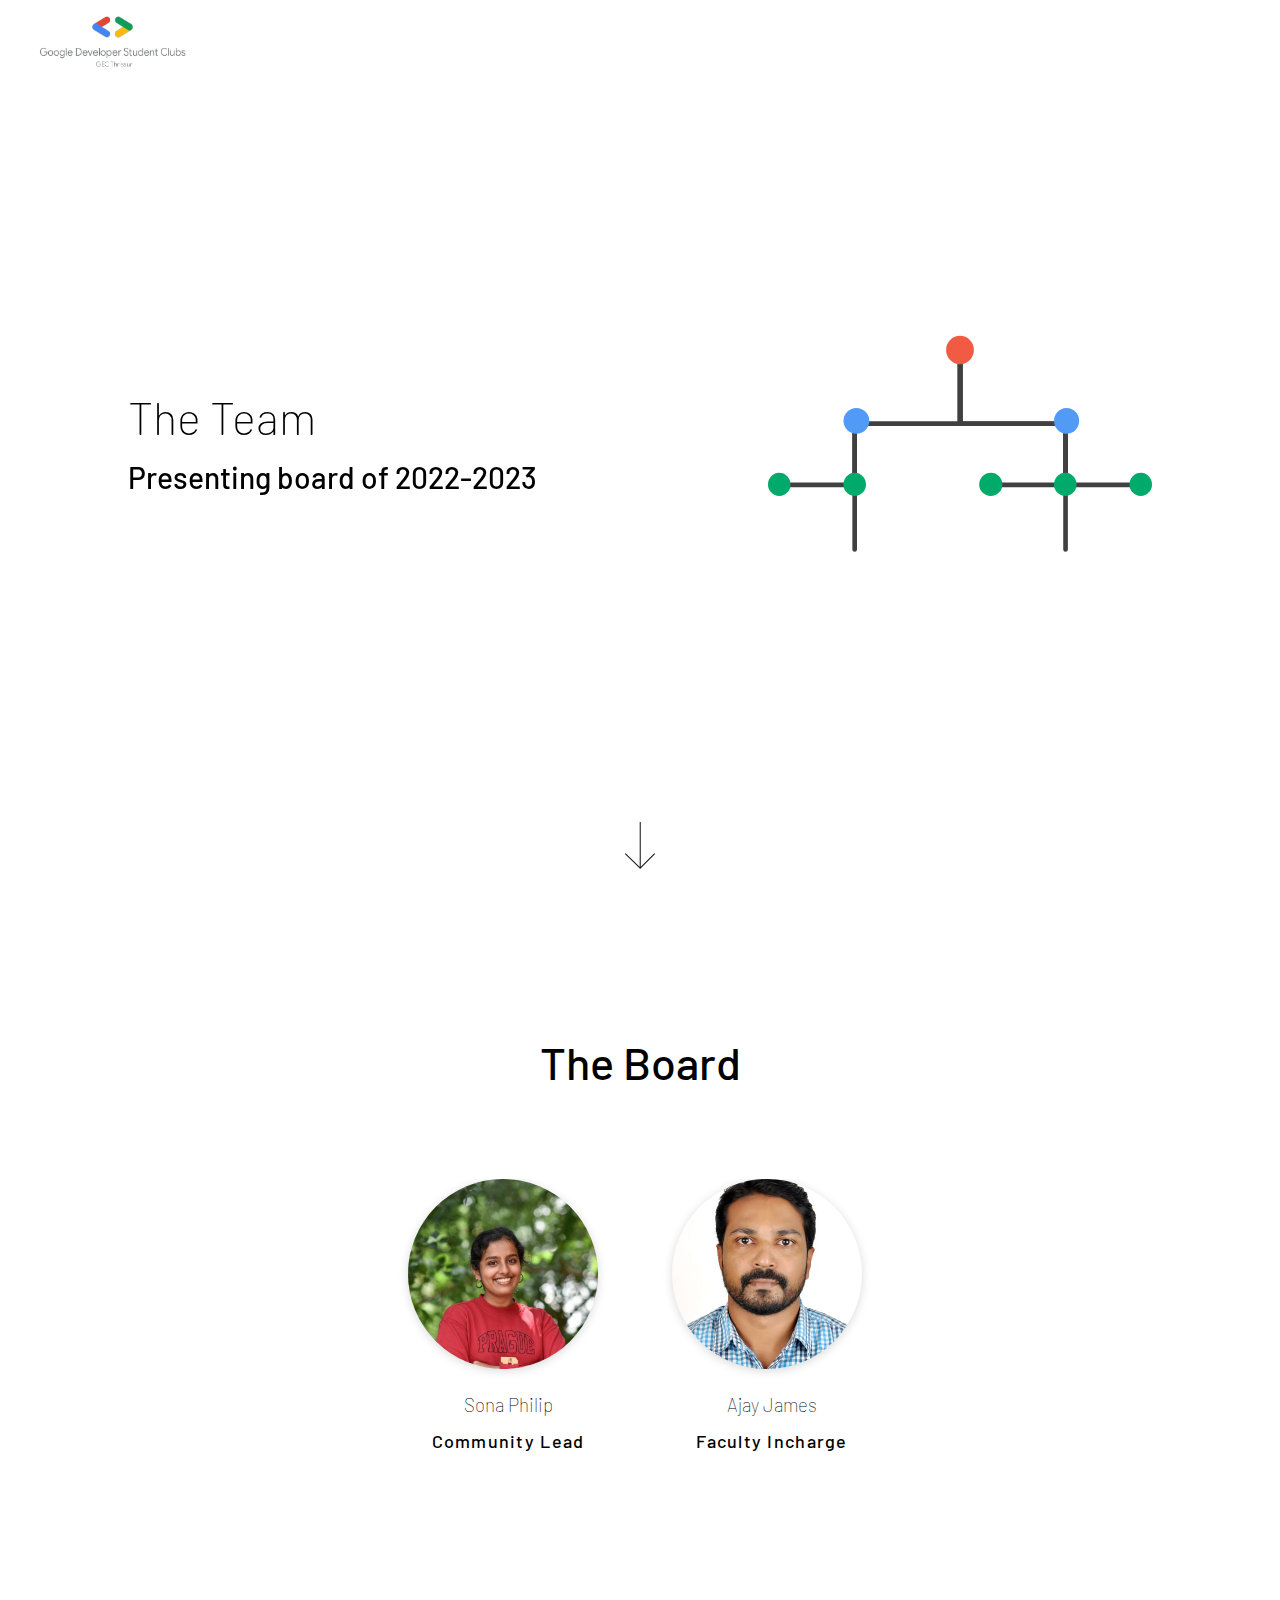
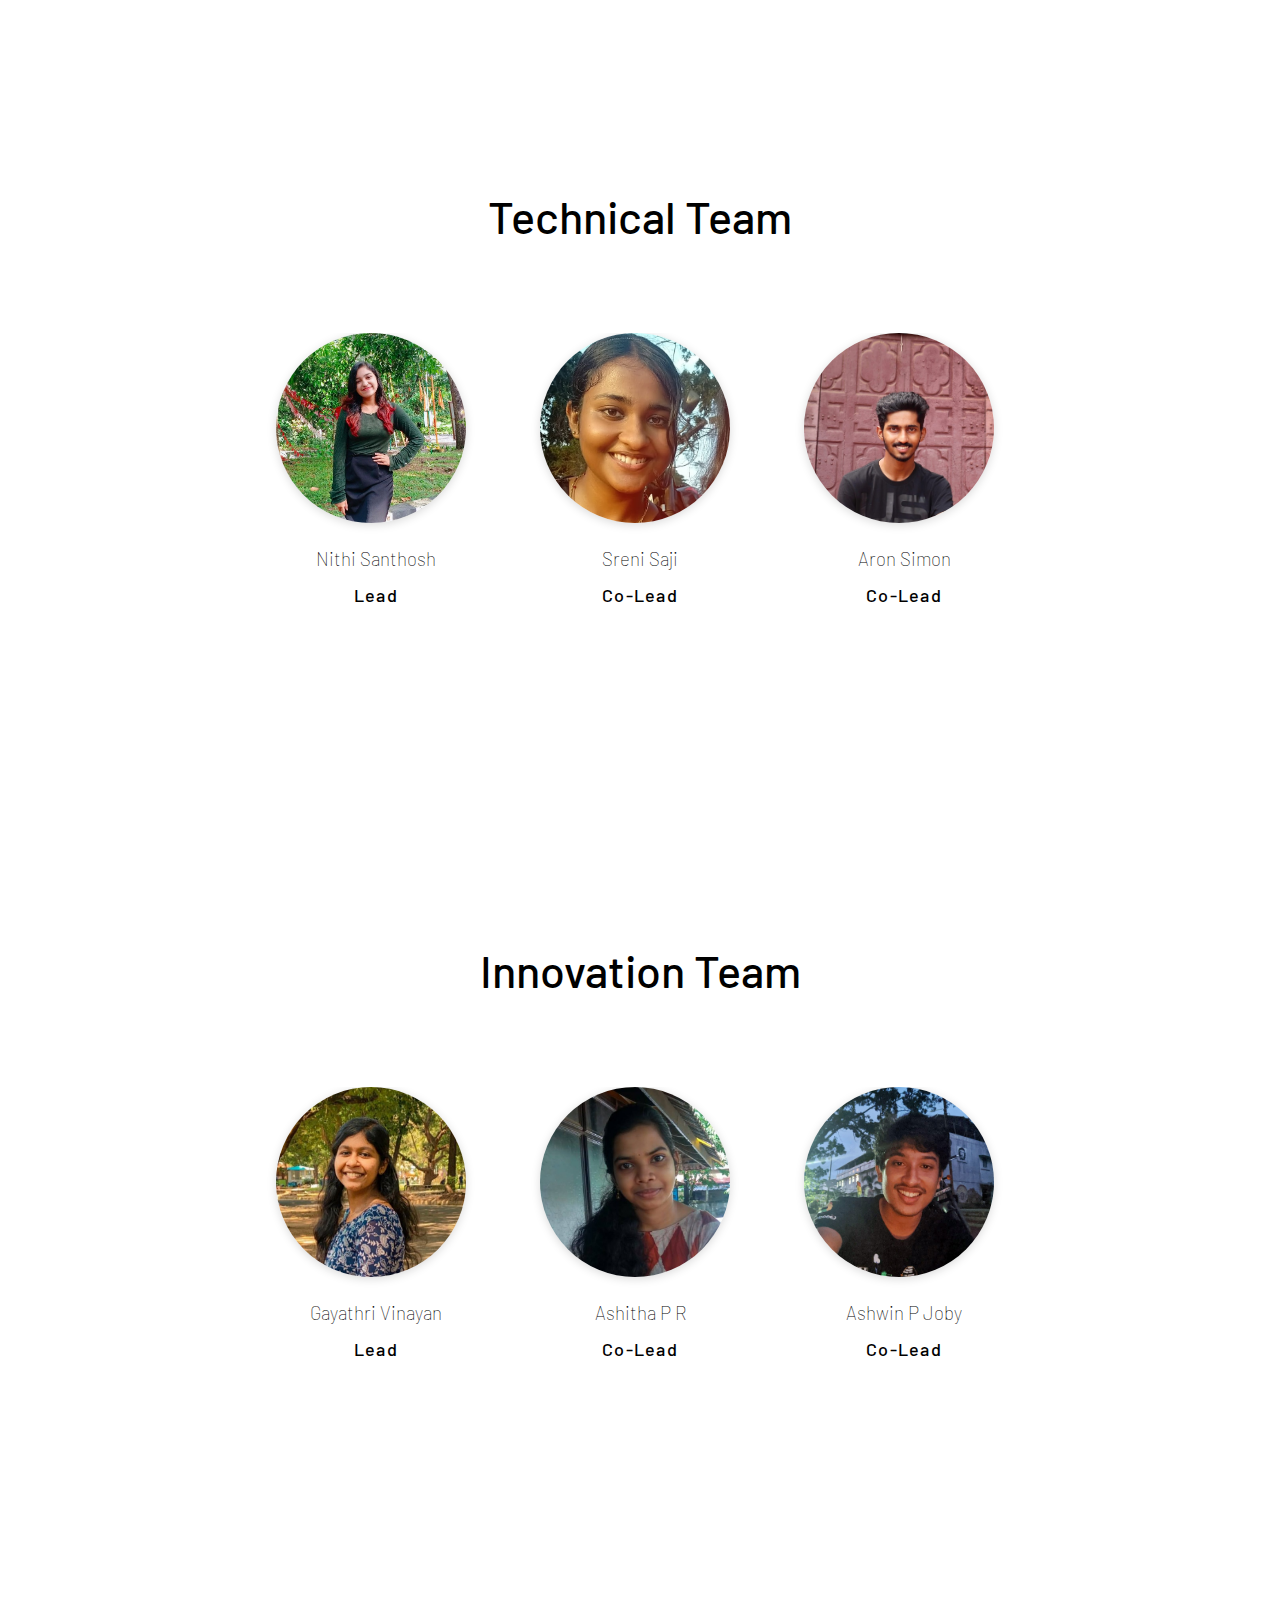
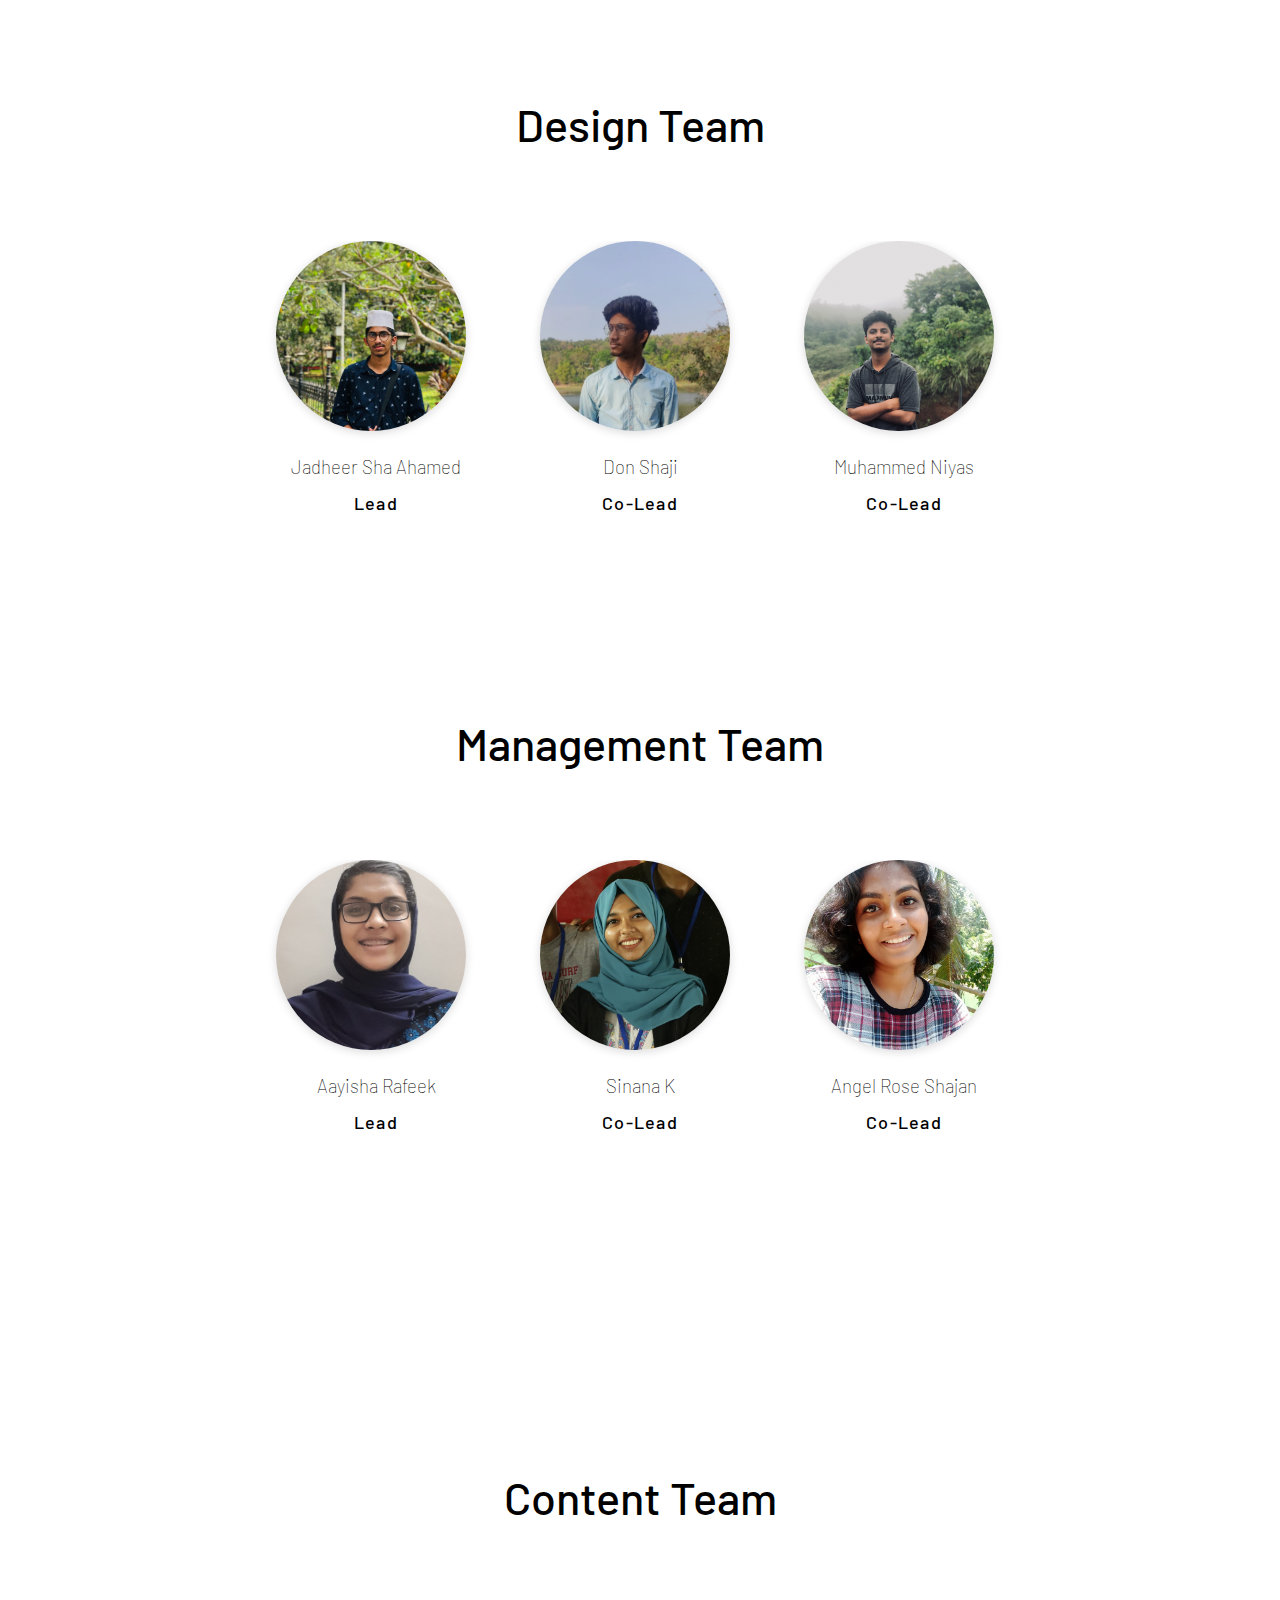
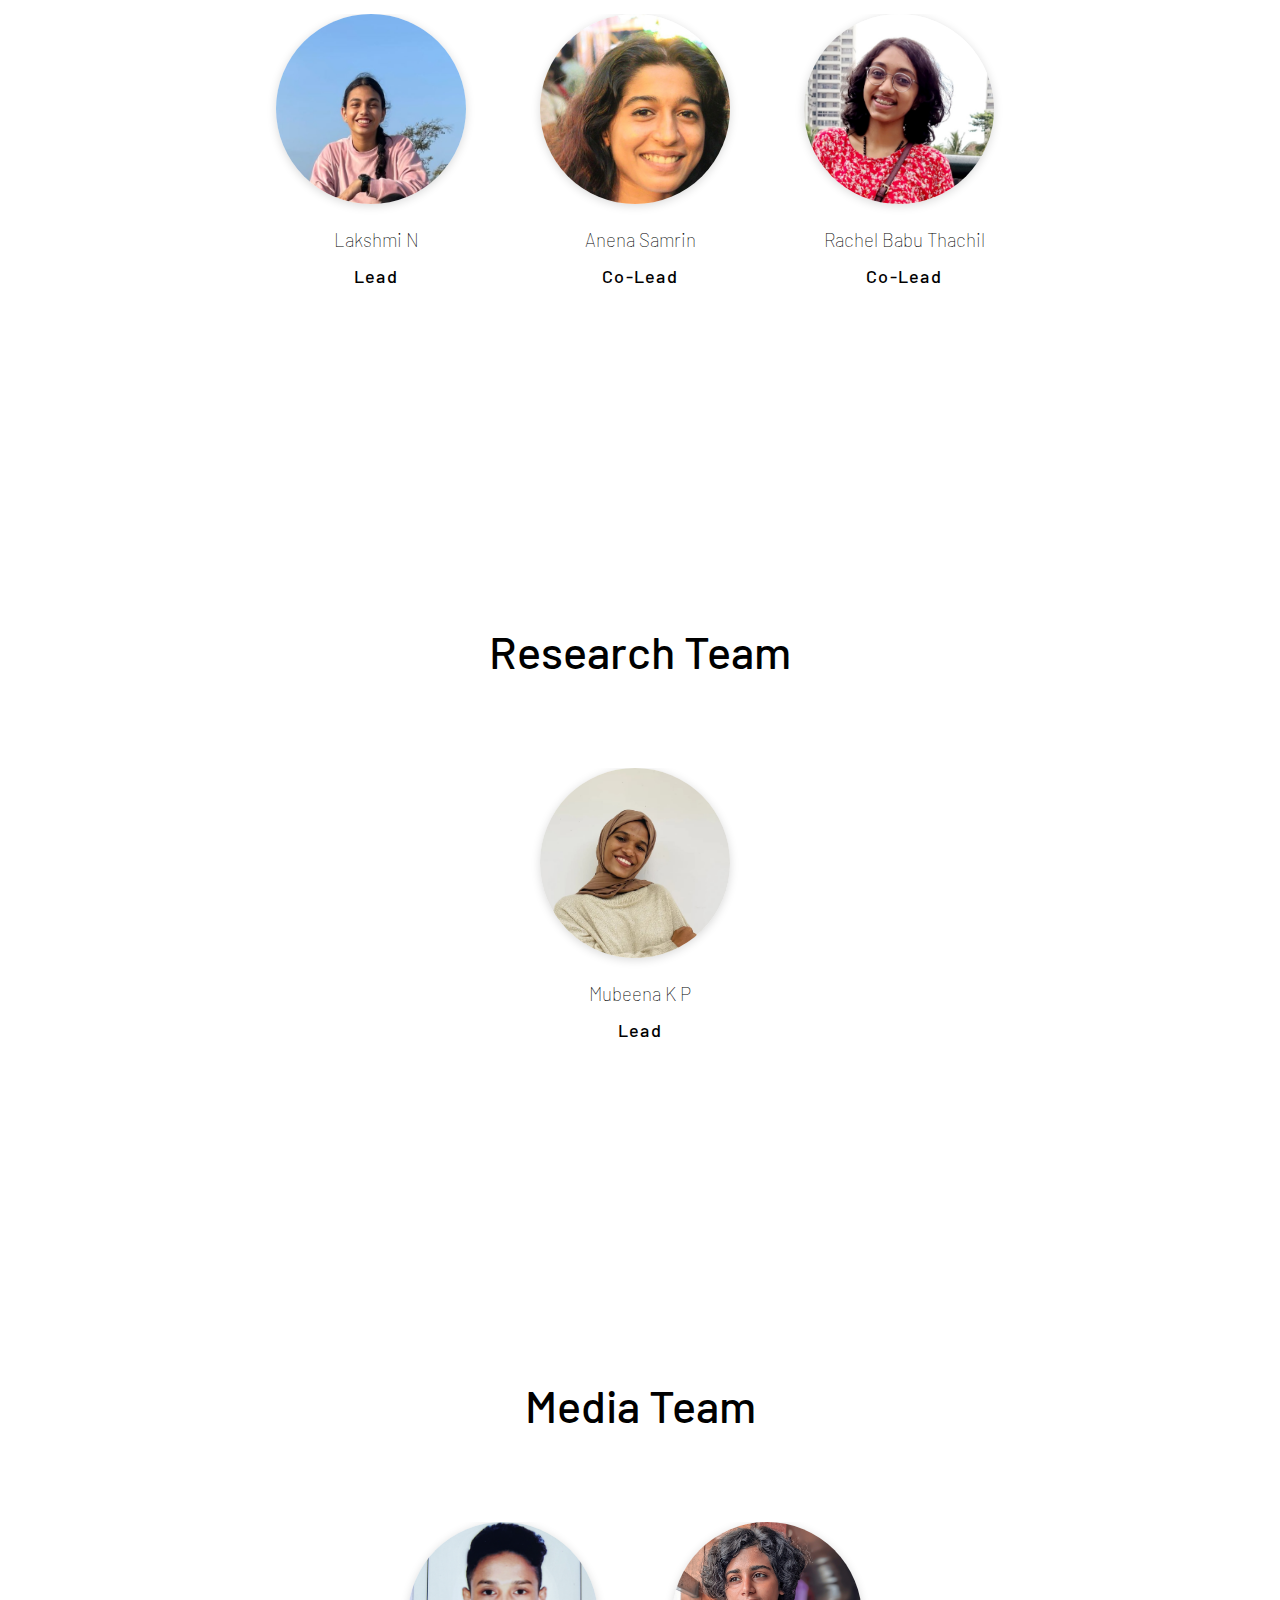
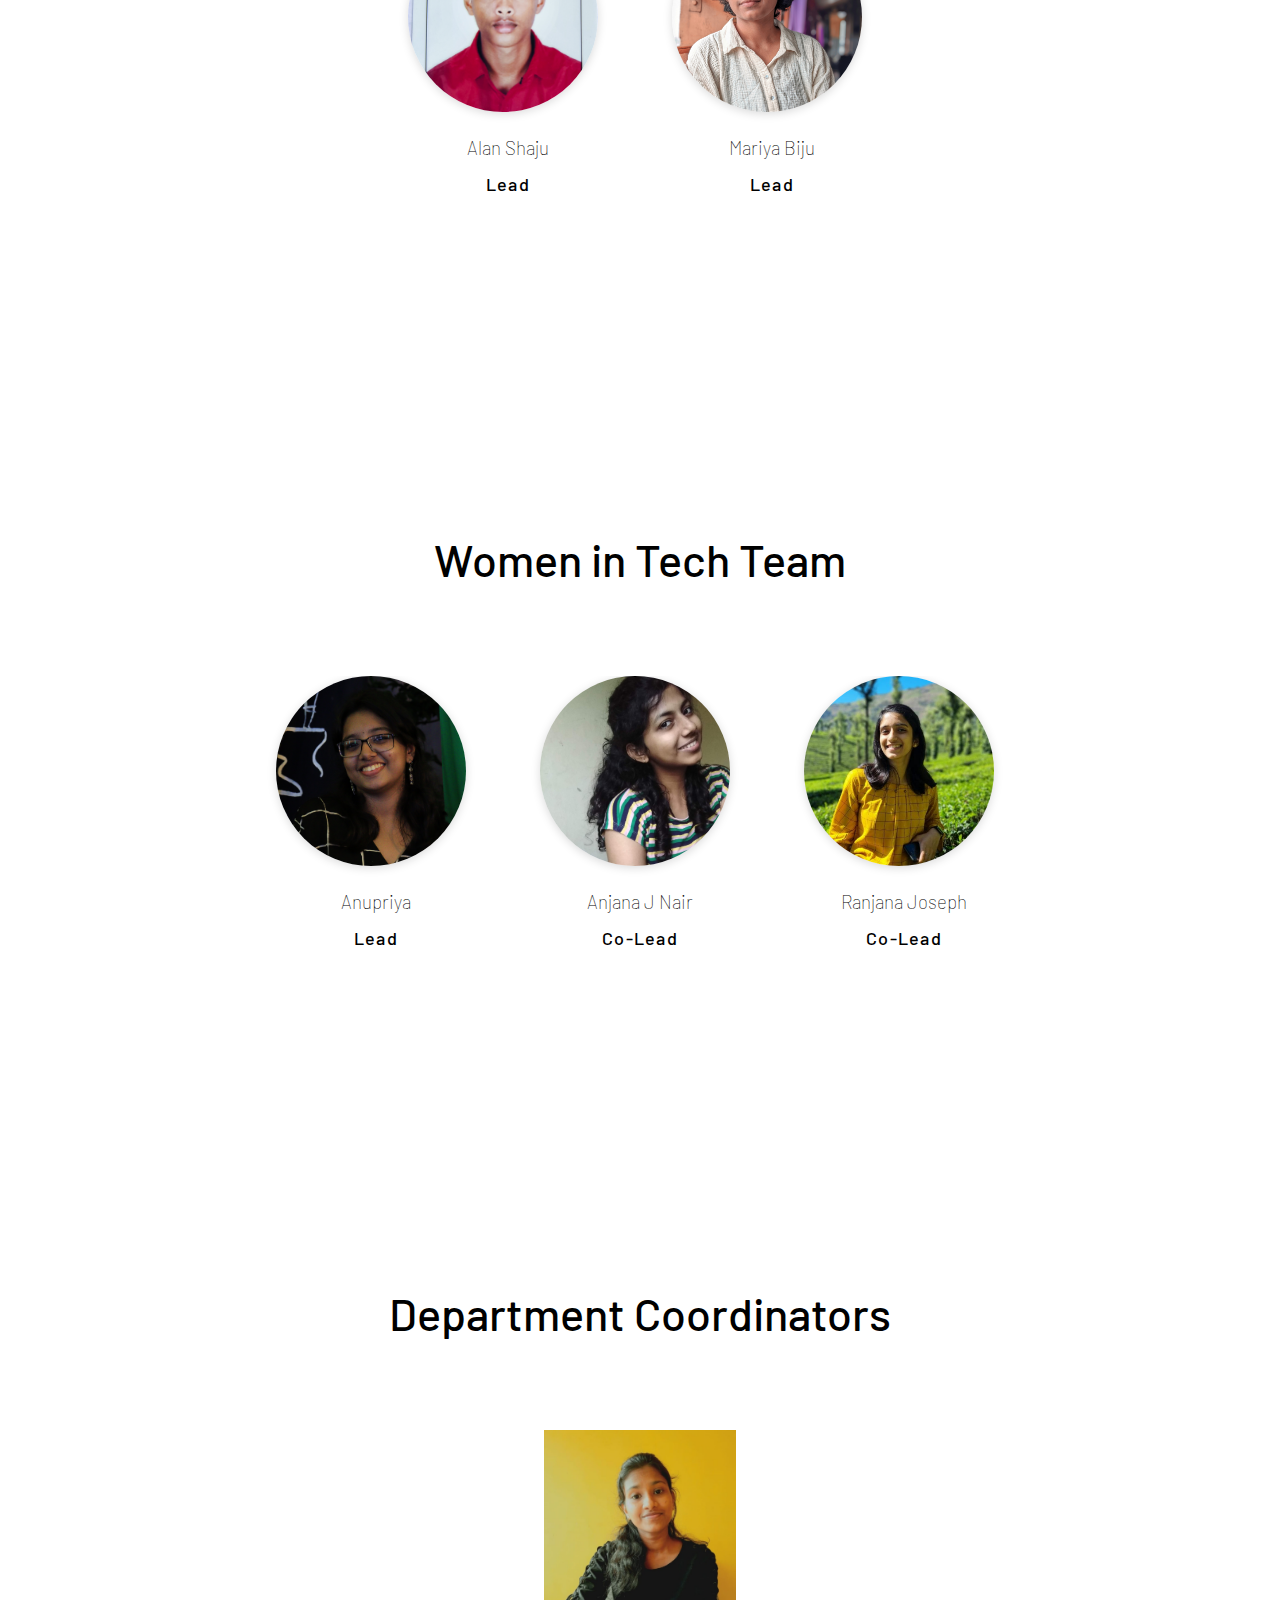
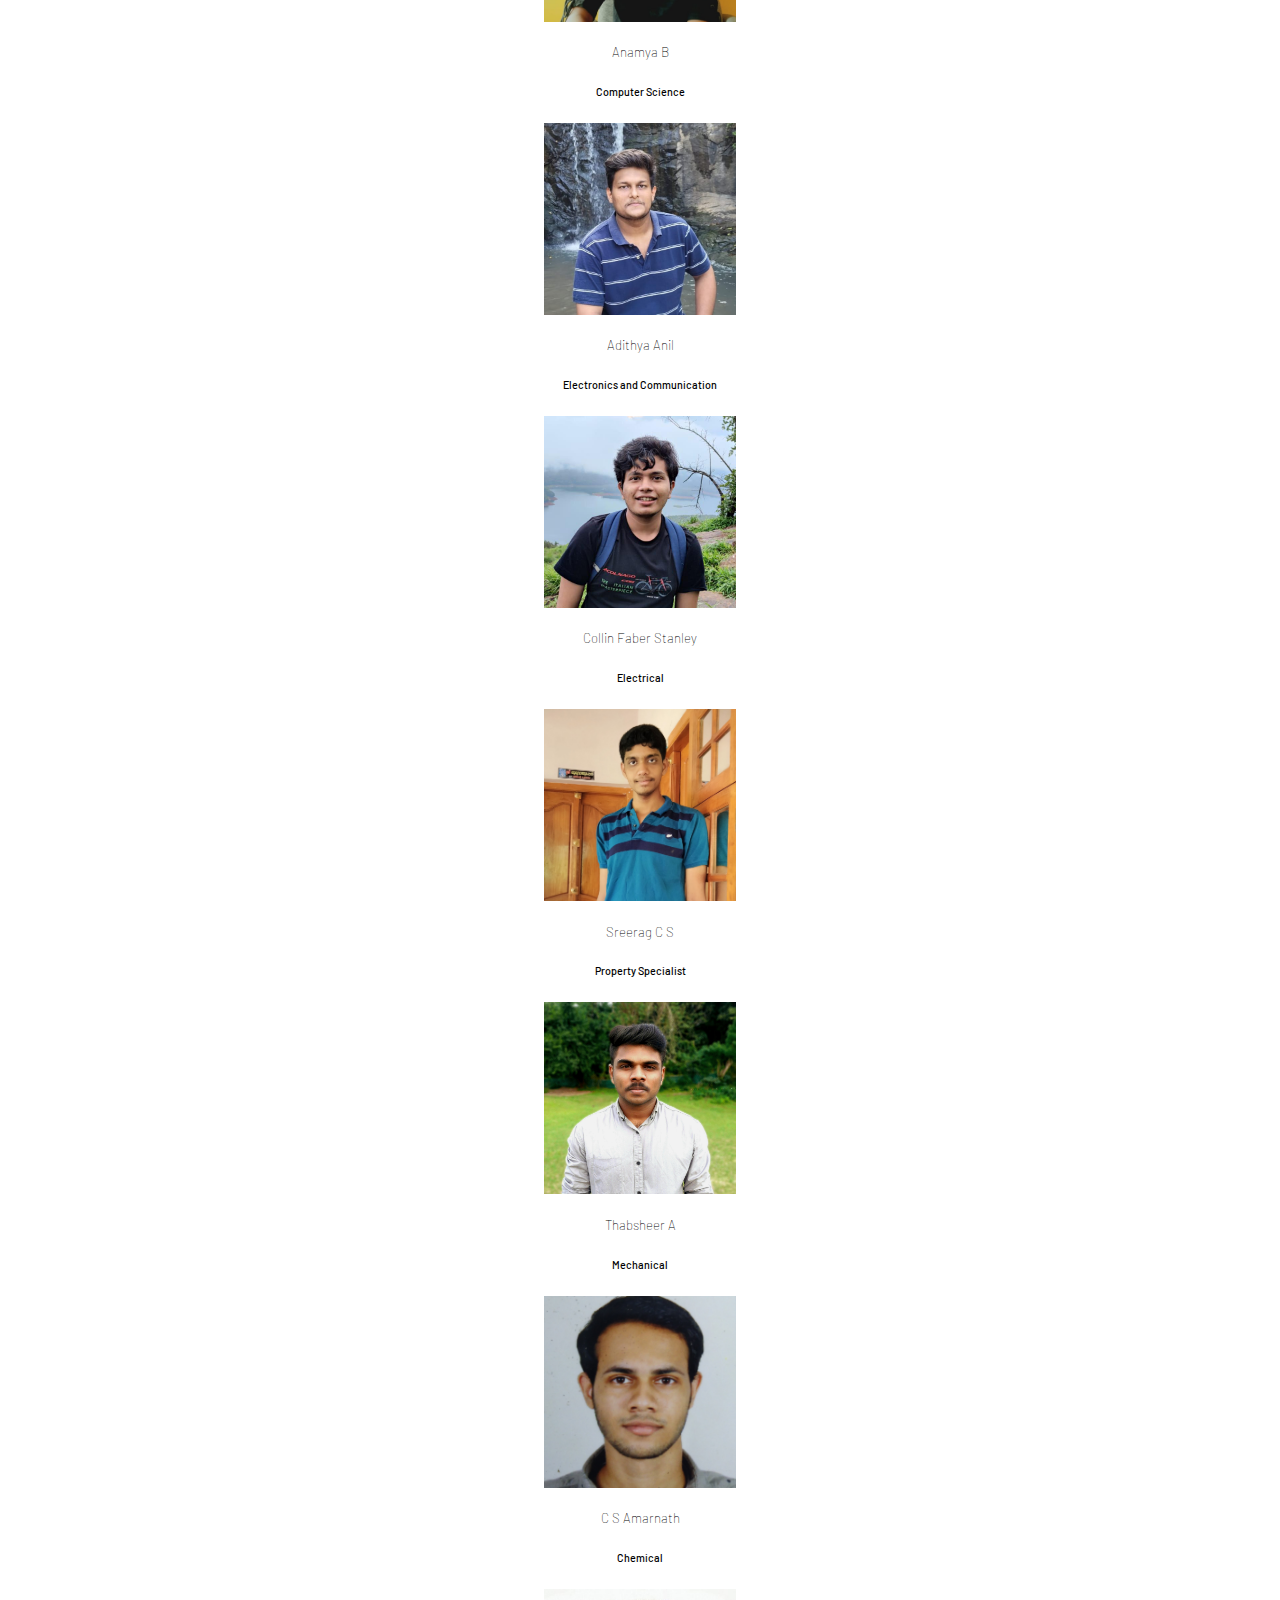
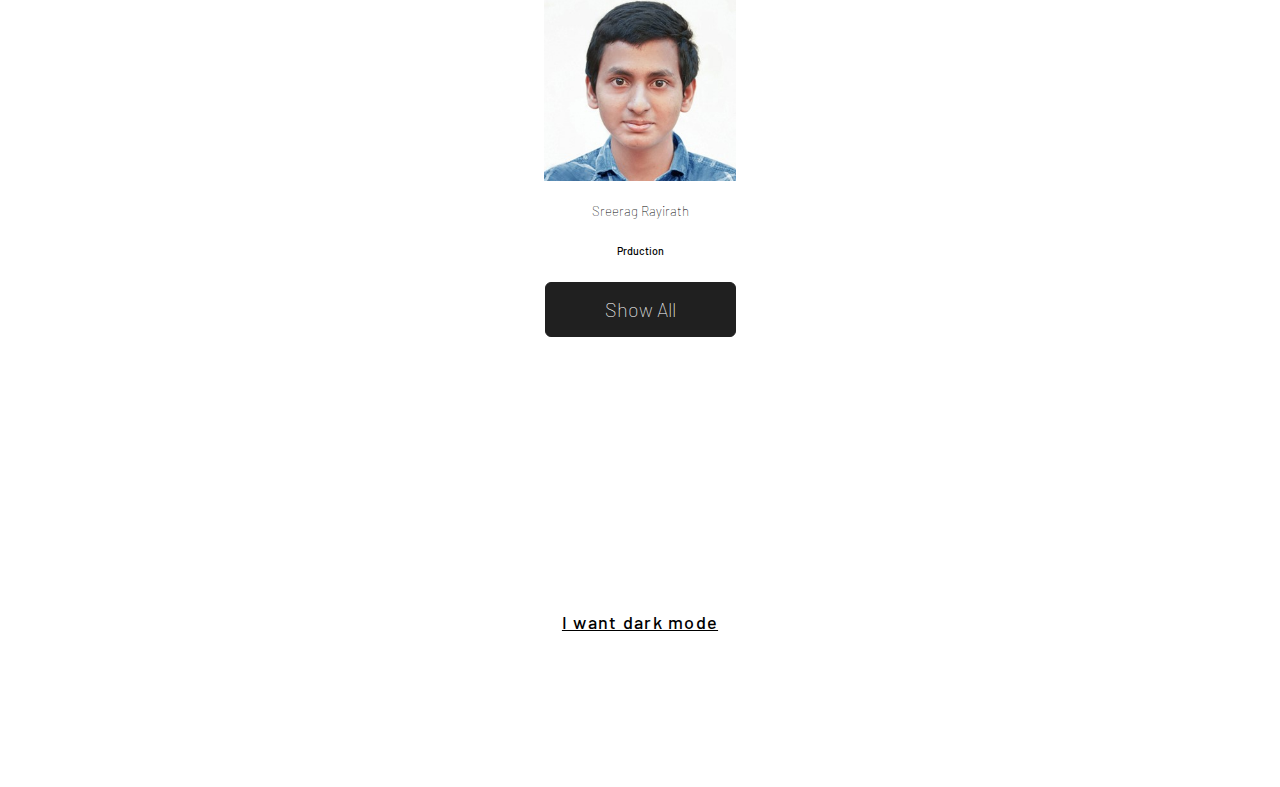
<file: GDSC_WEB/team.html>
<!DOCTYPE html>
<html>

    <head>

        <!-- Title of the webpage -->
        <title>Google Developer Student Club GECT</title>

        <!-- Favicon linking -->
        <link rel="apple-touch-icon" sizes="180x180" href="icons/favicons/apple-touch-icon.png">
        <link rel="icon" type="image/png" sizes="32x32" href="icons/favicons/favicon-32x32.png">
        <link rel="icon" type="image/png" sizes="16x16" href="icons/favicons/favicon-16x16.png">
        <link rel="manifest" href="icons/favicons/site.webmanifest">

        <!--Links to css CDN's-->
        <link href="https://unpkg.com/aos@2.3.1/dist/aos.css" rel="stylesheet">
        <link href="https://fonts.googleapis.com/css?family=Barlow:100,200,500" rel="stylesheet">
        
        <!-- Links to css files -->
        <link href="https://cdn.jsdelivr.net/npm/bootstrap@5.2.2/dist/css/bootstrap.min.css" rel="stylesheet" integrity="sha384-Zenh87qX5JnK2Jl0vWa8Ck2rdkQ2Bzep5IDxbcnCeuOxjzrPF/et3URy9Bv1WTRi" crossorigin="anonymous">
        <link rel="stylesheet" href="css/index.css">
        <link rel="stylesheet" href="css/team.css">
        <link rel="stylesheet" href="css/svg.css">

        <!--Meta tags for SEO and Responsiveness-->
        <meta name="viewport" content="width=device-width, initial-scale=1">
        <meta name="Description" content="GDSC GECT (Google Developer Student Club Government Engineering College Thrissur) is a Google program for university students, with an aim to help students build their development skills.">
    
    </head>

    <body>

        <div class="navbar">

            <a href="./">
                <div class="navbar-dsc-logo">
                    <!-- <svg xmlns="http://www.w3.org/2000/svg" xmlns:xlink="http://www.w3.org/1999/xlink" viewBox="0 0 2428 693">
                    <defs>
                        <clipPath id="clip-custom_3">
                        <rect width="2428" height="693"/>
                        </clipPath>
                    </defs>
                    <g id="custom_3" data-name="custom – 3" clip-path="url(#clip-custom_3)">
                        <g id="Group_1" data-name="Group 1" transform="translate(0.088 173.543)">
                        <path id="Path_1" data-name="Path 1" d="M50.956.005,257.588,2.834c28.53.391,51.975,23.47,52.365,51.549S287.533,104.907,259,104.517L52.37,101.688C23.84,101.3.4,78.218,0,50.139S22.426-.386,50.956.005Z" transform="translate(320.693 90.519) rotate(150)" fill="#fe2c25" opacity="0.998"/>
                        <path id="Path_2" data-name="Path 2" d="M52.37,2.834,259,.005c28.53-.391,51.342,22.055,50.951,50.134s-23.835,51.158-52.365,51.549L50.956,104.517C22.426,104.907-.386,82.461,0,54.382S23.84,3.224,52.37,2.834Z" transform="translate(268.432 346.364) rotate(-150)" fill="#2785fc" opacity="0.998"/>
                        <path id="Path_4" data-name="Path 4" d="M52.37,101.688,259,104.517c28.53.391,51.342-22.055,50.951-50.134S286.118,3.224,257.588,2.834L50.956.005C22.426-.386-.386,22.06,0,50.139S23.84,101.3,52.37,101.688Z" transform="translate(336.222 255.846) rotate(-30)" fill="#ffba00" opacity="0.998"/>
                        <path id="Path_3" data-name="Path 3" d="M50.956,104.517l206.632-2.829c28.53-.391,51.975-23.47,52.365-51.549S287.533-.386,259,.005L52.37,2.834C23.84,3.224.4,26.3,0,54.382S22.426,104.907,50.956,104.517Z" transform="translate(388.483 0) rotate(30)" fill="#00a050" opacity="0.998"/>
                        </g>
                        <path id="Path_6" data-name="Path 6" d="M42.2,220.815V-.691h63.973q26.389,0,44.381,7.4A72.008,72.008,0,0,1,179.937,28.3q11.4,14.194,16.393,34.385t5,45.78q0,26.389-5.4,44.981t-13.794,30.987a72.169,72.169,0,0,1-18.992,19.592,93.2,93.2,0,0,1-21.391,11,89.709,89.709,0,0,1-20.391,4.8,159.313,159.313,0,0,1-15.993,1ZM4.212-32.677V252.8H102.17q35.585,0,61.574-10t42.782-28.988q16.793-18.992,24.789-46.78t8-63.773q0-68.771-35.585-102.356T102.17-32.677Zm446.61,83.564h35.985q-.8-23.59-9-40.583a79.074,79.074,0,0,0-22.39-28.188,92.357,92.357,0,0,0-32.986-16.393,152.541,152.541,0,0,0-40.783-5.2,146.442,146.442,0,0,0-38.184,5,104.987,104.987,0,0,0-33.186,15.194,76.9,76.9,0,0,0-23.39,25.989Q278.1,22.5,278.1,44.09q0,19.592,7.8,32.586a63.208,63.208,0,0,0,20.791,21.191,120.832,120.832,0,0,0,29.387,13.194q16.393,5,33.386,8.8t33.386,7.4a152.211,152.211,0,0,1,29.388,9.4q12.994,5.8,20.791,14.994t7.8,23.99q0,15.593-6.4,25.589a46.557,46.557,0,0,1-16.793,15.793,75.978,75.978,0,0,1-23.39,8.2,141.8,141.8,0,0,1-25.789,2.4,122.029,122.029,0,0,1-31.187-4,77.6,77.6,0,0,1-26.589-12.395,63.621,63.621,0,0,1-18.392-21.391q-7-12.994-7-30.987H269.3q0,25.989,9.4,44.981a86.245,86.245,0,0,0,25.589,31.187A112.072,112.072,0,0,0,341.868,253.2a167.386,167.386,0,0,0,45.381,6,173.555,173.555,0,0,0,39.383-4.6,113.97,113.97,0,0,0,35.785-14.794,83.911,83.911,0,0,0,26.189-26.389q10.2-16.193,10.2-38.983,0-21.191-7.8-35.185a69.459,69.459,0,0,0-20.791-23.19,110.123,110.123,0,0,0-29.388-14.594q-16.393-5.4-33.386-9.4t-33.386-7.4a174.823,174.823,0,0,1-29.387-8.6q-12.995-5.2-20.791-13.394t-7.8-21.391q0-13.994,5.4-23.39A41.98,41.98,0,0,1,335.871,2.908a62.637,62.637,0,0,1,20.591-8,116.126,116.126,0,0,1,23.59-2.4q29.587,0,48.579,13.794T450.822,50.887Zm294.675,2.4H783.48q-3.2-22.79-13.594-40.183A98.867,98.867,0,0,0,743.9-15.884a113.92,113.92,0,0,0-35.585-17.593,146.743,146.743,0,0,0-42.382-6q-32.786,0-58.175,11.795A120.227,120.227,0,0,0,565.373,4.507a141.151,141.151,0,0,0-25.789,47.78,190.461,190.461,0,0,0-8.8,58.575,201.3,201.3,0,0,0,8.2,58.375q8.2,27.188,24.59,47.18A113.868,113.868,0,0,0,604.756,247.8q24.789,11.4,57.975,11.4,54.777,0,86.363-29.987t37.184-83.964H748.3a108.929,108.929,0,0,1-7.2,32.786,79.129,79.129,0,0,1-16.593,26.189,75.573,75.573,0,0,1-25.189,17.193q-14.594,6.2-33.386,6.2-25.589,0-43.981-9.6a85.894,85.894,0,0,1-30.187-25.789q-11.8-16.193-17.393-37.984a184.987,184.987,0,0,1-5.6-46.18,165.375,165.375,0,0,1,5.6-43.182A111.3,111.3,0,0,1,591.762,27.9,86.407,86.407,0,0,1,621.749,2.108q18.192-9.6,43.781-9.6,29.987,0,51.778,15.194T745.5,53.286ZM911.426-32.677H963.4l71.57,225.9h.8l73.169-225.9h50.778L1062.162,252.8h-55.576Zm276.682,0h49.979V252.8h-49.979Zm83.964,0h231.1V10.5h-90.761V252.8h-49.979V10.5h-90.361Z" transform="translate(863.089 249.909)" fill="#707070"/>
                    </g>
                    </svg> -->
                    <img data-aos="fade-up" src="images/gdsclogo_bg_removed.png" class="logo-nav" alt="GDSC VIT">
                    <img data-aos="fade-up" src="images/gdsclogo_bg_removed.png" class="gdsc-img logo-nav-light" alt="GDSC GECT">
                </div>
            </a>

        </div>

        <div class="main" id="home-scroll">

            <div class="main-text-holder">

                 <h1 data-aos="fade-up" class="barlow-extralight">

                    The Team
    
                </h1>

                <h2 data-aos="fade-up" class="barlow-medium">

                    Presenting board of 2022-2023

                </h2>

            </div>

            <div class="main-down-arrow" id="down-arrow">
                <svg xmlns="http://www.w3.org/2000/svg" viewBox="0 0 28.55 44.393">
                <g id="Group_2" data-name="Group 2" transform="translate(-966 -967.48)">
                    <path id="Path_1" data-name="Path 1" d="M982,967.98V1011.1" transform="translate(-1.5)" fill="none" stroke="#141414" stroke-linecap="round" stroke-width="1"/>
                    <path id="Path_2" data-name="Path 2" d="M966.813,997.8l13.973,13.577L994.363,997.8" transform="translate(-0.313)" fill="none" stroke="#141414" stroke-linecap="round" stroke-linejoin="round" stroke-width="1"/>
                </g>
                </svg>
            </div>

            <img src="images/team.svg" class="main-image" alt="GDSC GECT Team">

        </div>

        <div class="container-main holded-container container-main-last" id="our-work-scroll">

                <h1 class="barlow-medium text-center" style="padding-bottom: 90px;">

                    The Board

                </h1>

                <div class="icons" id="board">


                </div>

                <div id="board-expander">

                </div>

        </div>

        <div class="container-main holded-container container-main-last" id="our-work-scroll">

                <h1 class="barlow-medium text-center" style="padding-bottom: 90px;">

                    Technical Team

                </h1>

                <div class="icons" id="technical">


                </div>

                <div id="technical-expander">


                </div>

        </div>

        <div class="container-main holded-container container-main-last" id="our-work-scroll">

            <h1 class="barlow-medium text-center" style="padding-bottom: 90px;">

                Innovation Team

            </h1>

            <div class="icons" id="innovation">

                

            </div>

            <div id="innovation-expander">

        

            </div>

        </div>

        <div class="container-main holded-container" id="our-work-scroll">

                <h1 class="barlow-medium text-center" style="padding-bottom: 90px;">

                    Design Team

                </h1>

                <div class="icons" id="design">

                    

                </div>

                <div id="design-expander">

                </div>

        </div>

        <div class="container-main holded-container container-main-last" id="our-work-scroll">
            <h1 class="barlow-medium text-center" style="padding-bottom: 90px;">

                Management Team

            </h1>
            <div class="icons" id="management">
            </div>
            <div id="management-expander">
            </div>
        </div>

    <div class="container-main holded-container container-main-last" id="our-work-scroll">
        <h1 class="barlow-medium text-center" style="padding-bottom: 90px;">

            Content Team

        </h1>
        <div class="icons" id="content">
        </div>
        <div id="content-expander">
        </div>
    </div>
    
    <div class="container-main holded-container container-main-last" id="our-work-scroll">
        <h1 class="barlow-medium text-center" style="padding-bottom: 90px;">

            Research Team

        </h1>
        <div class="icons" id="research">
        </div>
        <div id="research-expander">
        </div>
    </div>
    

    <div class="container-main holded-container container-main-last" id="our-work-scroll">
        <h1 class="barlow-medium text-center" style="padding-bottom: 90px;">

            Media Team

        </h1>
        <div class="icons" id="media">
        </div>
        <div id="media-expander">
        </div>
    </div>

    <div class="container-main holded-container container-main-last" id="our-work-scroll">
        <h1 class="barlow-medium text-center" style="padding-bottom: 90px;">

            Women in Tech Team

        </h1>
        <div class="icons" id="wit">
        </div>
        <div id="wit-expander">
        </div>
    </div>

    <div class="container-main holded-container container-main-last" id="our-work-scroll">
        <h1 class="barlow-medium text-center" style="padding-bottom: 90px;">

            Department Coordinators

        </h1>

        <div class="py-5 team4">
            <div class="container">
              <div class="row">
                <!-- column  -->
                <div class="col-lg-3 mb-4 col-sm-6">
                  <!-- Row -->
                  <div class="row">
                    <div class="col-md-12">
                      <img src="./images/department/Anamya B.jpg" alt="wrapkit" class="img-fluid rounded-circle" />
                    </div>
                    <div class="col-md-12 text-center">
                      <div class="pt-2">
                        <h5 class="barlow-thin">Anamya B</h5>
                        <h6 class="barlow-medium mb-3">Computer Science</h6>
                      </div>
                    </div>
                  </div>
                  <!-- Row -->
                </div>
                <!-- column  -->
                <!-- column  -->
                <div class="col-lg-3 mb-4 col-sm-6">
                  <!-- Row -->
                  <div class="row">
                    <div class="col-md-12">
                      <img src="./images/department/Adithya Anil.jpg" alt="wrapkit" class="img-fluid rounded-circle" />
                    </div>
                    <div class="col-md-12 text-center">
                      <div class="pt-2">
                        <h5 class="barlow-thin">Adithya Anil</h5>
                        <h6 class="barlow-medium mb-3">Electronics and Communication</h6>
                      </div>
                    </div>
                  </div>
                  <!-- Row -->
                </div>
                <!-- column  -->
                <!-- column  -->
                <div class="col-lg-3 mb-4 col-sm-6">
                  <!-- Row -->
                  <div class="row">
                    <div class="col-md-12">
                      <img src="./images/department/Collin Faber.jpg" alt="wrapkit" class="img-fluid rounded-circle" />
                    </div>
                    <div class="col-md-12 text-center">
                      <div class="pt-2">
                        <h5 class="barlow-thin">Collin Faber Stanley</h5>
                        <h6 class="barlow-medium mb-3">Electrical</h6>
                      </div>
                    </div>
                  </div>
                  <!-- Row -->
                </div>
                <!-- column  -->
                <!-- column  -->
                <div class="col-lg-3 mb-4 col-sm-6">
                  <!-- Row -->
                  <div class="row">
                    <div class="col-md-12">
                      <img src="./images/department/SREERAG C S.jpg" alt="wrapkit" class="img-fluid rounded-circle" />
                    </div>
                    <div class="col-md-12 text-center">
                      <div class="pt-2">
                        <h5 class="barlow-thin">Sreerag C S</h5>
                        <h6 class="barlow-medium mb-3">Property Specialist</h6>
                      </div>
                    </div>
                  </div>
                  <!-- Row -->
                  
                </div>
              </div>
              <div class="row collapse" id="collapseExample">
                <!-- column  -->
                <div class="col-lg-4 mb-4 col-sm-6">
                  <!-- Row -->
                  <div class="row">
                    <div class="col-md-12">
                      <img src="./images/department/Thab Sheer.jpg" alt="wrapkit" class="img-fluid rounded-circle" />
                    </div>
                    <div class="col-md-12 text-center">
                      <div class="pt-2">
                        <h5 class="barlow-thin">Thabsheer A</h5>
                        <h6 class="barlow-medium mb-3">Mechanical</h6>
                      </div>
                    </div>
                  </div>
                  <!-- Row -->
                </div>
                <!-- column  -->
                <!-- column  -->
                <div class="col-lg-4 mb-4 col-sm-6">
                  <!-- Row -->
                  <div class="row">
                    <div class="col-md-12">
                      <img src="./images/department/Cs Amarnath.jpg" alt="wrapkit" class="img-fluid rounded-circle" />
                    </div>
                    <div class="col-md-12 text-center">
                      <div class="pt-2">
                        <h5 class="barlow-thin">C S Amarnath</h5>
                        <h6 class="barlow-medium mb-3">Chemical</h6>
                      </div>
                    </div>
                  </div>
                  <!-- Row -->
                </div>
                <!-- column  -->
                <!-- column  -->
                <div class="col-lg-4 mb-4 col-sm-6">
                  <!-- Row -->
                  <div class="row">
                    <div class="col-md-12">
                      <img src="./images/department/SREERAG RAYIRATH.JPG" alt="wrapkit" class="img-fluid rounded-circle" "/>
                    </div>
                    <div class="col-md-12 text-center">
                      <div class="pt-2">
                        <h5 class="barlow-thin">Sreerag Rayirath</h5>
                        <h6 class="barlow-medium mb-3">Prduction</h6>
                      </div>
                    </div>
                  </div>
                  <!-- Row -->
                </div>
                <!-- column  -->
              </div>
            </div>
            <div class="button-maker">

                <div class="barlow-thin button-text " data-bs-toggle="collapse" href="#collapseExample" role="button" aria-expanded="false" aria-controls="collapseExample" onclick="toggleText()" id="texttoshowmore">
    
                    Show All
    
                </div>
            </div>
          </div>
        
    </div>

    

        <div class="footer container-main  container-main-last">

            <div class="dark-light-toggle barlow-medium text-center" id="dark-light-toggle">
                <p>I want dark mode</p>
            </div>

        </div>

        <!--Links to JS files and JS CDN's-->
        <script src="https://cdn.jsdelivr.net/npm/bootstrap@5.2.2/dist/js/bootstrap.bundle.min.js" integrity="sha384-OERcA2EqjJCMA+/3y+gxIOqMEjwtxJY7qPCqsdltbNJuaOe923+mo//f6V8Qbsw3" crossorigin="anonymous"></script>
        <script src="https://unpkg.com/aos@2.3.1/dist/aos.js"></script>
        <script src="./js/jq.js"></script>
        <script src="./js/team.js"></script>
        <script>
            AOS.init();
        </script>


        <script>


          // code for text change when clicked on the button show more in the departement section

          var status = "less";

          function toggleText()
          {
              var text="Here is some text that I want added to the HTML file";

              if (status == "less") {
                  document.getElementById("texttoshowmore").innerText = "Show Less";
                  status = "more";
              } else if (status == "more") {
                  document.getElementById("texttoshowmore").innerText = "Show All";
                  status = "less"
              }
          }
        </script>

    </body>

</html>
</file>
<file: GDSC_WEB/css/index.css>
.barlow-thin{
    font-family: 'Barlow',sans-serif;
    font-weight: 100;
}

.barlow-extralight{
    font-family: 'Barlow', sans-serif;
    font-weight: 200;
}

.barlow-medium{
    font-family: 'Barlow',sans-serif;
    font-weight: 500;
}

html{
    user-select: none;
   -webkit-user-select: none;
   -khtml-user-select: none;
   -moz-user-select: none;
   -ms-user-select: none;
}

.logo{
    width:300px;
}
.logo-light{
    width:300px;
}
.logo-nav {
    width:95%;
    margin-top: 13px;
    margin-left: 0px !important;
}
.logo-nav-light{
    width:95%;
    margin-top: 13px;
    margin-left: 0px !important;
}
.dark{
    color: #ffffff;
}
.menu-phone > svg > g{
    fill: none !important;
    stroke: rgb(20, 20, 20) !important;
}

.dark .menu-phone > svg > g{
    fill: white !important;
    stroke: white !important;
}

a{
    text-decoration: none;
    color: #202020;
}

.dark a{
    color: #ffffff;
}

a:visited{
    color: #202020;
}

.dark a:visited{
    color: #ffffff;
}

h1{
    font-size: 2.5vw;
    padding: 0px;
    margin: 0px;
    padding-bottom: 15px;
}

.main-text-holder-heading-image{
    height: 50px;
    width:50px;
    display: inline-block;
    
}

.main-text-holder-heading h1{
    display: inline-block;
    margin-left: 15px;
    position: relative;
    top: -10px;
}

h2{
    font-size: 1.5vw;
    padding: 0px;
    margin: 0px;
    padding-bottom: 15px;
}

p{
    font-size: 20px;
    padding: 0px;
    margin: 0px;
    padding-bottom: 15px;
    line-height: 30px;
    letter-spacing: 0.07em;
}

.button-text{
    font-size: 1.2vw;
}

.continous-text{
    padding-bottom: 5px;
}

.text-center{
    text-align: center;
}

.extra-break{
    padding-top: 20px;
    padding-bottom: 30px;
}

.holded-container p{
    width: 35%;
    margin: auto auto;
}

body{
    padding: 0px;
    margin: 0px;
}

.navbar{
    height: 60px;
    min-height: 60px;
    position: fixed;
    width: 100%;
    background: #ffffff;
    z-index: 98;
}

.success-message{
    width: 100vw;
    padding-top: 5px;
    padding-bottom: 5px;
    height: auto;
    position: fixed;
    top: 0px;
    left: 0px;
    transform: translateY(-100%);
    background: #478518;
    color: #ffffff;
    font-size: 14px;
    font-weight: 400;
    text-align: center;
    line-height: 60px;
    transition: all .3s ease;
    letter-spacing: 0.07em;
    z-index: 100;
    opacity: 0;
}

.error-message{
    width: 100vw;
    padding-top: 5px;
    padding-bottom: 5px;
    height: auto;
    position: fixed;
    top: 0px;
    left: 0px;
    transform: translateY(-100%);
    background: #da443c;
    color: #ffffff;
    font-size: 14px;
    font-weight: 400;
    text-align: center;
    line-height: 60px;
    transition: all .3s ease;
    letter-spacing: 0.07em;
    z-index: 100;
    opacity: 0;
}

.change-device-message{
    width: 100vw;
    padding-top: 5px;
    padding-bottom: 5px;
    height: auto;
    position: fixed;
    bottom: 0px;
    left: 0px;
    transform: translateY(100%);
    background: #da443c;
    color: #ffffff;
    font-size: 14px;
    font-weight: 400;
    text-align: center;
    line-height: 60px;
    transition: all .3s ease;
    letter-spacing: 0.07em;
    z-index: 100;
    opacity: 1;
}

.change-device-active{
    transform: translateY(0%);
    transition: all .4s ease;
    opacity: 1;
}

.change-device-active .button-maker{
    background: #ffffff;
    color: #da443c;
    border: 2px solid #da443c;
    margin-bottom: 15px;
}

.change-device-active .button-maker:hover{
    background: #da443c;
    color: #ffffff;
    border: 2px solid #ffffff;
}

.message-active{
    transform: translateY(0);
    transition: all .4s ease;
    opacity: 1;
}

.dark .navbar{
    background: #202020;
}

.navbar-scrolled{
    box-shadow: 0 0 10px 0 rgba(0,0,0,.15);
}

.dark .navbar-scrolled{
    background: #141414;
}

.navbar-dsc-logo{
    height: 40px;
    width: 140px;
    float: left;
    padding-left: 3vw;
    display: none;
    position: relative;
    top: 35%;
    transform: translateY(-50%);
    cursor: pointer;
}

.navbar-scrolled  .navbar-dsc-logo{
    display: inline-block;
}
.navbar-dsc-logo1{
    height: 40px;
    width: 140px;
    /* float: left; */
    padding-left: 10vw;
    display: inline-block;
    position: relative;
    top: 50%;
    transform: translateY(-50%);
    cursor: pointer;
    margin-top: 20px;
    /* z-index: 103; */
}

.navbar-scrolled  > .navbar-dsc-logo1{
    display: none;
}

.main{
    height: auto;
    min-height: 100vh;
    width: 100%;
}

.dark .main{
    background: #202020;
}

.menu{
    float: right;
    width: auto;
    height: 100%;
    position: relative;
    top: 50%;
    right: 10vw;
    transform:translateY(-25%);
}

.dark .menu{
    color: #ffffff;
}

.menu-phone{
    height: 18px;
    width: auto;
    float: right;
    padding-right: 10vw;
    position: relative;
    top: 50%;
    transform: translateY(-50%);
    display: inline-block;
    display: none;
}

.menu-item{
    height: auto;
    font-size: 18px;
    display: inline;
    margin-left: 25px;
    margin-right: 25px;
    transition: all .3s ease;
}

.menu-item:hover{
    font-weight: 500;
    cursor: pointer;
}

.main-menu{
    height: 100vh;
    width: 100%;
    background: #ffffff;
    position: fixed;
    top: 0px;
    left: 0px;
    z-index: 99;
    display: none;
}

.dark .main-menu{
    background: #202020;
}

.main-menu-image{
    height: 35vw;
    width: auto;
    display: inline-block;
    float: right;
    max-height: 200px;
    position: absolute;
    bottom: 0px;
    right: 0px;
}

.main-menu-item-holder{
    position: absolute;
    top: 50%;
    left: 50%;
    transform: translate(-50%,-60%);
}

.main-menu-item-holder h1{
    padding-top: 20px;
    padding-bottom: 20px;
    cursor: pointer;
}

.main-menu-close{
    position: relative;
    height: 18px;
    width: auto;
    padding-right: 10vw;
    float: right;
    margin-top: 20px;
    cursor: pointer;
}

.main-text-holder{
    height: auto;
    padding-left: 10vw;
    padding-right: 10vw;
    position: absolute;
    width: 40%;
    top: 50%;
    transform:translateY(-50%);
    max-width: 600px;
}

.main-image{
    height: 35vw;
    width: auto;
    display: inline-block;
    float: right;
    padding-right: 10vw;
    max-height: 500px;
    position: relative;
    top: 50vh;
    transform: translateY(-50%);
}

.main-down-arrow{
    width: 30px;
    height: auto;
    position: absolute;
    bottom: 3vh;
    display: block;
    left: 50%;
    transform:translateX(-50%);
    cursor: pointer;
}

.container-main{
    height: auto;
    padding-top: 15vh;
    background: url('../images/after-landing.svg') center center fixed no-repeat;
    background-size: cover;
    /* opacity:0.2; */
}

.dark .container-main{
    background: url('../images/after-landing-dark.svg') center center fixed no-repeat;
    background-size: cover;
    /* opacity:0.2; */
}

.dark-light-toggle{
    cursor: pointer;
    text-decoration: underline;
}

.container-main-last{
    padding-bottom: 15vh;
}

.icons{
    height: auto;
    margin:auto auto;
    width: 70%;
    text-align: center;
}

.small-icons{
    max-width: 400px;
}

.icons a{
    text-decoration: none;
}

.circle-icon-holder{
    height: auto;
    max-width: 250px;
    display: inline-block;
    margin-left: 20px;
    margin-right: 20px;
    margin-bottom:40px;
}

.circle-icon-holder p{
    padding:0px;
    margin: 0px;
    width: 100%;
}

.circle-icon-holder h3{
    padding:0px;
    margin: 0px;
    width: 100%;
    margin-bottom: 10px;
}

.circle-icon{
    display: inline-flex;
    height: 15vw;
    width: 15vw;
    min-width: 150px;
    min-height: 150px;
    border-radius: 50%;
    margin-bottom: 20px;
    margin-left: 10px;
    margin-right: 20px;
    max-width: 190px;
    max-height: 190px;
    box-shadow: 0px 2px 10px rgba(0,0,0,0.15);
    object-fit: cover;
    background: #ffffff;
}

.circle-icon.spc{
    object-fit: none;
}

.small-icons .circle-icon{
    height: 3vw;
    width: 3vw;
    min-width: 50px;
    min-height: 50px;
}

.buttons{
    text-align: center;
    width: 100%;
}

.buttons .button-maker{
    display: inline-grid;
    margin-left: 20px;
    margin-right: 20px;
}

.button-maker{
    text-align: center;
    line-height: 53px;
    background: #202020;
    color: #ffffff;
    height: 53px;
    width: 189px;
    text-align: center;
    border-radius: 6px;
    margin: auto auto;
    cursor: pointer;
    border: 1px solid #202020;
    transition: all .3s ease;
}

input:focus{
    outline: none;
}

.text-field-maker{
    text-align: center;
    border: 2px #202020 solid !important; 
    color: #202020;
    height: 53px;
    max-width: 280px;
    width: 90vw;
    text-align: center;
    border-radius: 6px;
    display: block;
    margin: auto auto;
    cursor: pointer;
    border: 1px solid #202020;
    transition: all .3s ease;
    font-size: 14px;
    font-weight: 200;
    letter-spacing: 0.07em;
    margin-bottom: 30px;
}

.text-field-false{
    border: 2px solid #da443c !important;
}

.text-field-true{
    border: 2px solid #478518 !important;
}

.dark .button-maker{
    color: #202020;
    background: #ffffff;
}

.dark .text-field-maker{
    border: 2px solid #ffffff !important;
    background: #202020;
    color: #ffffff;
}

.button-maker:hover{
    background: transparent;
    border: 1px solid #202020;
    color: #202020
}

.dark .button-maker:hover{
    color: #ffffff;
    background: #202020;
    border: 1px solid #ffffff;
}



/* Large desktops and laptops */
@media (max-width: 1400px) {

    .button-text{
        font-size: 20px;
    }

    h1{
        font-size: 45px;
    }

    h2{
        font-size: 30px;
    }

    p{
        font-size: 18px;
    }
}

/* Landscape tablets and medium desktops */
@media (min-width: 992px) and (max-width: 1199px) {

    .button-text{
        font-size: 20px;
    }

    h1{
        font-size: 45px;
    }

    h2{
        font-size: 30px;
    }

    p{
        font-size: 18px;
    }
    .logo-nav{
        display:none;
    }
    .logo-nav-light{
        display:none;
    }

}

/* Portrait tablets and small desktops */
@media (min-width: 768px) and (max-width: 991px) {

    .button-text{
        font-size: 20px;
    }
   
    h1{
        font-size: 40px;
    }

    h2{
        font-size: 25px;
    }

    p{
        font-size: 18px;
        line-height: 25px;
    }

    .container-main{
        background: #ffffff;
    }

    .dark .container-main{
        background: #202020;
    }
    
    .menu{
        display: none;
    }

    .menu-phone{
        display: inline-block;
        cursor: pointer;
    }

    .main-text-holder{
        top: 15%;
        transform:translateY(0%);
        width:80%;
    }

    .main-image{
        top: 50vh;
        transform:translateY(0%);
        float: none;
        padding-left:10vw;
        height: 300px;
    }

    .main-menu-image{
        height: 300px;
    }

    .holded-container p{
        width: 70%;
        margin: auto auto;
    }

}

/* Landscape phones and portrait tablets */
@media (max-width: 767px) {

    .button-text{
        font-size: 20px;
    }

    h1{
        font-size: 40px;
    }

    h2{
        font-size: 25px;
    }

    p{
        font-size: 18px;
        line-height: 25px;
    }

    .container-main{
        background: #ffffff;
    }

    .dark .container-main{
        background: #202020;
    }

    .menu{
        display: none;
    }

    .menu-phone{
        display: inline-block;
    }

    .main-text-holder{
        top: 15%;
        transform:translateY(0%);
        width:80%;
        text-align: center;
    }

    .main-image{
        top: 50vh;
        transform:translateY(0%);
        padding-left:10vw;
        float: none;
        height: 250px;
        margin-left: 8rem;
    }

    .main-menu-image{
        height: 300px;
    }

    .holded-container p{
        width: 70%;
        margin: auto auto;
    }
}

/* Portrait phones and smaller */
@media (max-width: 480px) {

    .button-text{
        font-size: 20px;
    }

    h1{
        font-size: 37px;
    }

    h2{
        font-size: 22px;
    }

    p{
        font-size: 14px;
        line-height: 25px;
    }

    .container-main{
        background: #ffffff;
    }

    .dark .container-main{
        background: #202020;
    }

    .menu{
        display: none;
    }

    .menu-phone{
        display: inline-block;
    }

    .main-text-holder{
        top: 15%;
        transform:translateY(0%);
        width: 80%;
    }

    .main-image{
        top: 50vh;
        transform:translateY(0%);
        float: left;
        padding-left:10vw;
        height: 250px;
        margin-left: 3.4rem;
    }

    .main-menu-image{
        height: 300px;
    }

    .holded-container p{
        width: 80%;
        margin: auto auto;
    }

    #projects-button{
        margin-bottom: 30px;
    }
    .logo{
        width:65vw;
    }
    .logo-light{
        width:65vw;
    }
    .logo-nav{
        width:50vw;
        margin-left: 0px !important;
    }
    .logo-nav-light{
        width:50vw;
        margin-left: 0px !important;
    }
    .navbar-dsc-logo{
        top:40%;
    }

}
</file>
<file: GDSC_WEB/css/team.css>
.main-image{
    width: 30vw;
    min-width: 200px;
}

.container-main{
    background: linear-gradient(rgba(255,255,255,.9), rgba(255,255,255,.9)), url('../images/after-landing.svg') center center fixed;
    background-size:cover;
}

.dark .container-main{
    background: linear-gradient(rgba(32,32,32,.9), rgba(32,32,32,.9)), url('../images/after-landing-dark.svg') center center fixed;
    background-size:cover;
}

.navbar-dsc-logo{
    display: inline-block;
}

.gdsc-img{
    width: 150px;
    height: 59px;
}

.icons{
    max-height: 320px;
    overflow: hidden;
    margin-bottom: 20px;
    transition: all .6s ease;
}

.icons-expanded{
    transition: all .6s ease;
    max-height: unset;
}

.icons{
    grid-template-columns: repeat(auto-fill, minmax(250px, 1fr));
    align-items: center;
    justify-items: center;
}

.circle-icon-holder{
    min-height: 300px;
}

.rounded-circle{
    width: 12rem;
    display: block;
    margin-left: auto;
    margin-right: auto;
}

/* Portrait tablets and small desktops */
@media (min-width: 992px) and (max-width: 1180px) {

    .main-image{
        top: 30vh;
        margin-left: auto;
        margin-right: auto;
    }

    .icons{
        max-height: 300px;
    }

   

    .icons-expanded{
        transition: all .6s ease;
        max-height: unset;
    }

}

/* Portrait tablets and small desktops */
@media (min-width: 768px) and (max-width: 991px) {

    .main-image{
        top: 30vh;
    }
    .main{
        text-align: center;
    }
    .icons{
        max-height: 300px;
    }

    .icons-expanded{
        transition: all .6s ease;
        max-height: unset;
    }

}

/* Landscape phones and portrait tablets */
@media (max-width: 767px) {

    .main-image{
        top: 30vh;
        transform:translateY(0%);
        padding-left:10vw;
        height: 250px;
    }

    .icons{
        max-height: 600px;
    }

    .icons-expanded{
        transition: all .6s ease;
        max-height: unset;
    }

}

/* Portrait phones and smaller */
@media (max-width: 480px) {

    .main-image{
        top: 30vh;
        transform:translateY(0%);
        float: left;
        padding-left:10vw;
        height: 250px;
    }

    .icons{
        max-height: 620px;
    }

    .icons-expanded{
        transition: all .6s ease;
        max-height: unset;
    }

}
</file>
<file: GDSC_WEB/css/svg.css>
.dark .navbar-dsc-logo #Path_6{
    fill: #ffffff;
}

.dark .menu-phone #Path_6{
    stroke: #ffffff;
}

.dark .menu-phone #Path_7{
    stroke: #ffffff;
}

.dark .menu-phone #Path_8{
    stroke: #ffffff;
}

.dark .main-menu-close #Path_9{
    stroke: #ffffff;
}

.dark .main-menu-close #Path_10{
    stroke: #ffffff;
}

.dark .main-down-arrow #Path_1{
    stroke: #ffffff;
}

.dark .main-down-arrow #Path_2{
    stroke: #ffffff;
}
</file>
